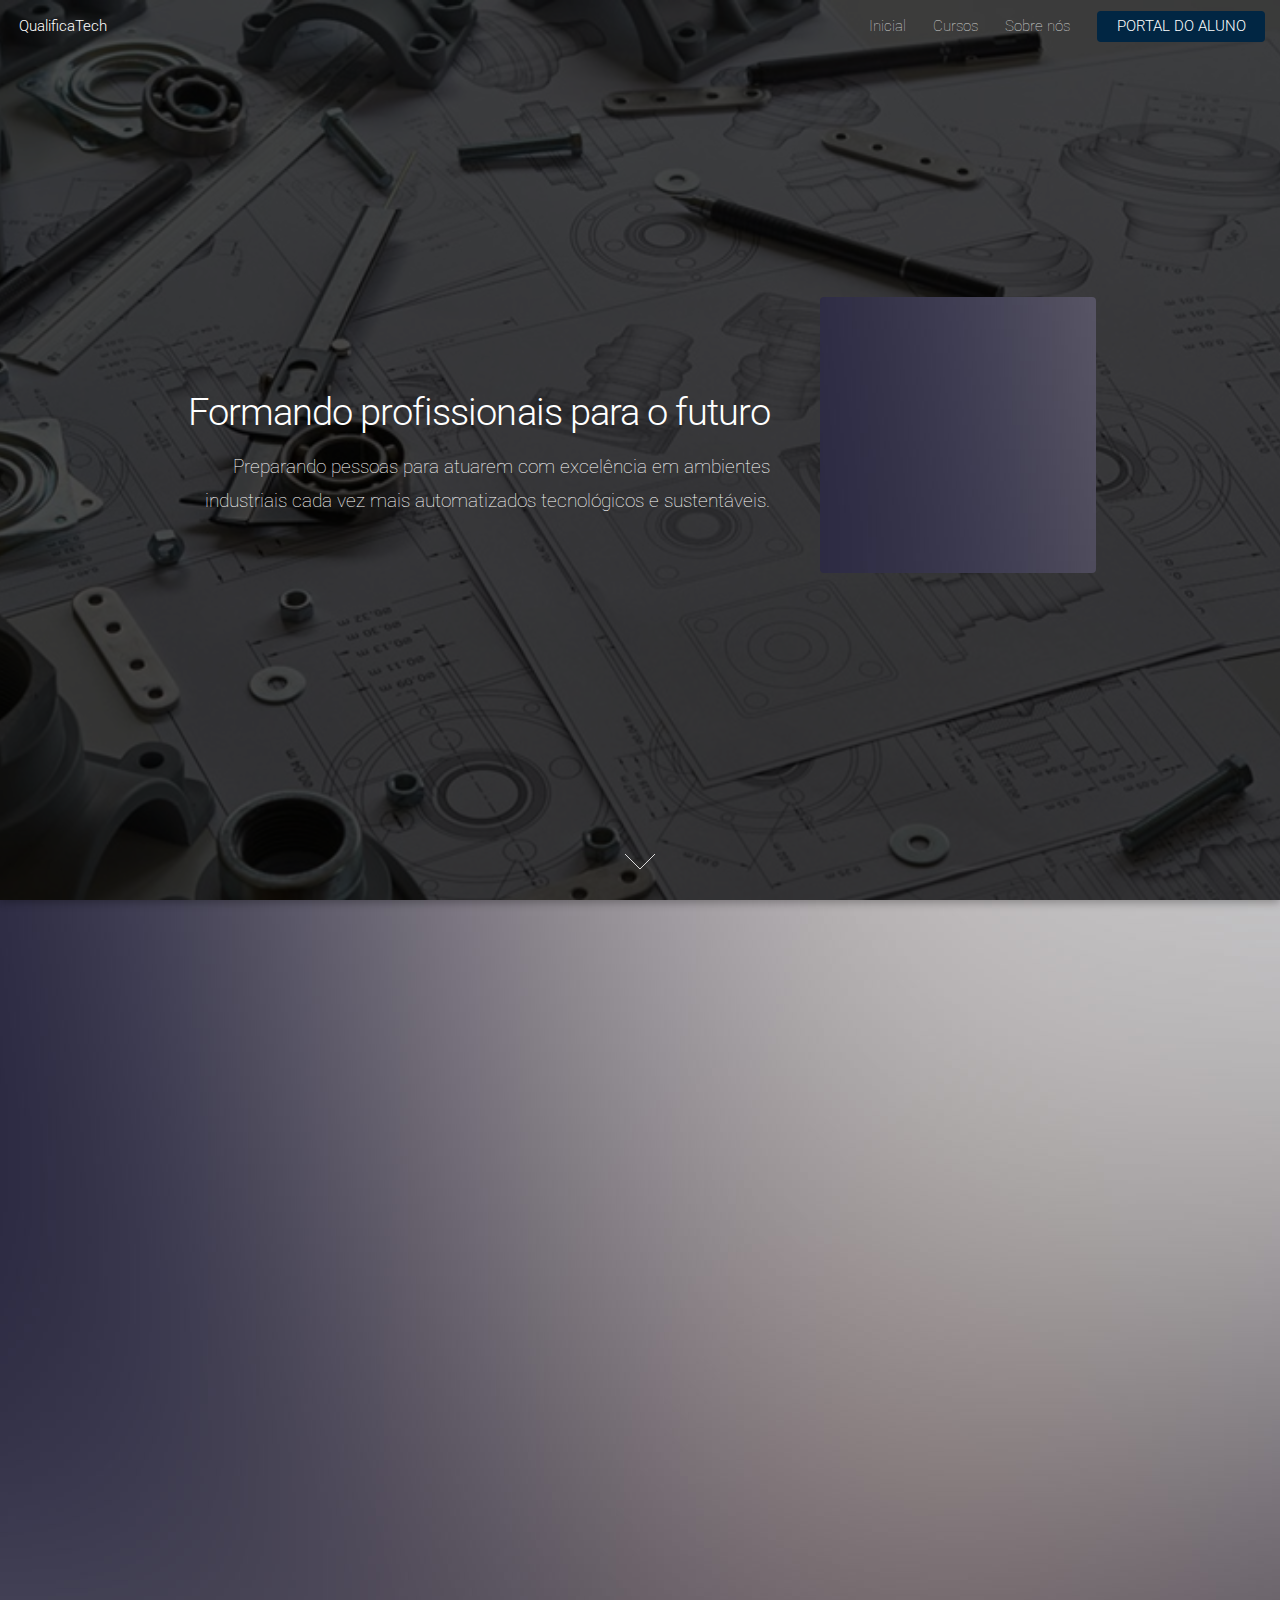
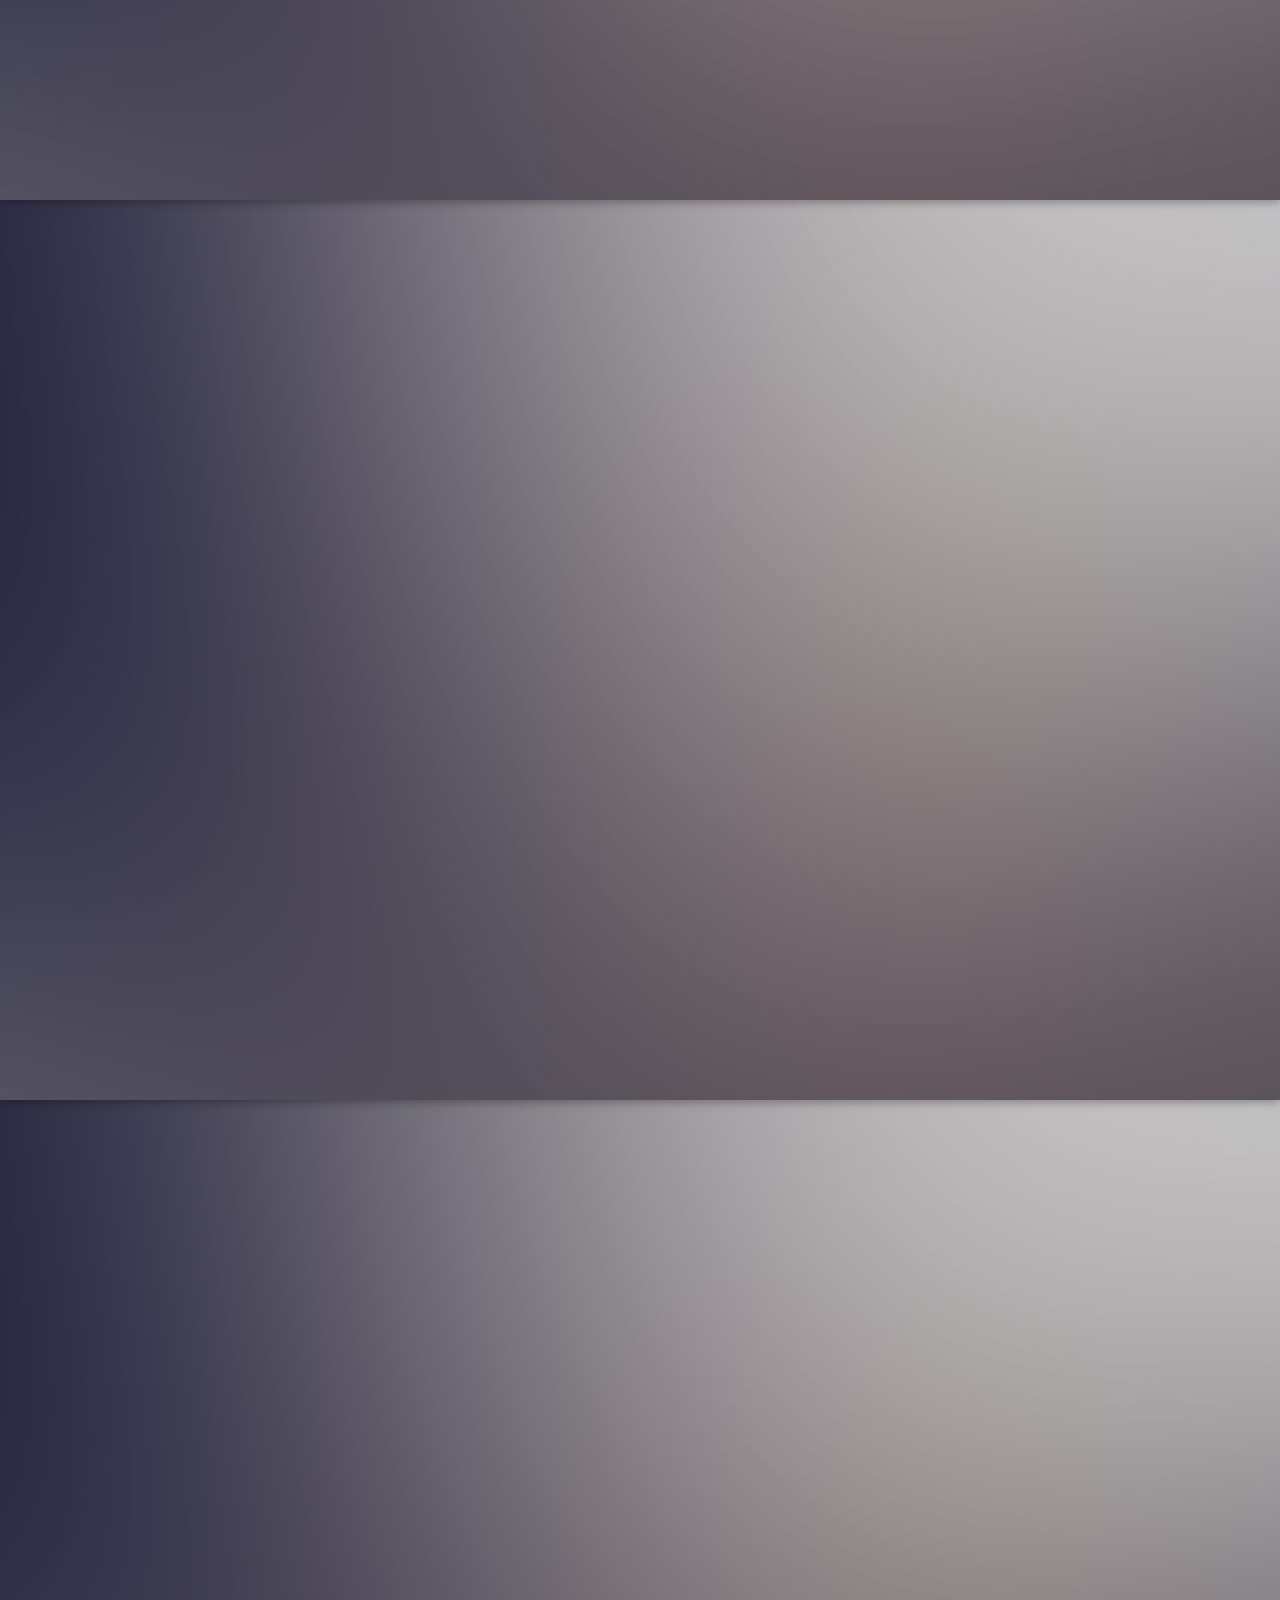
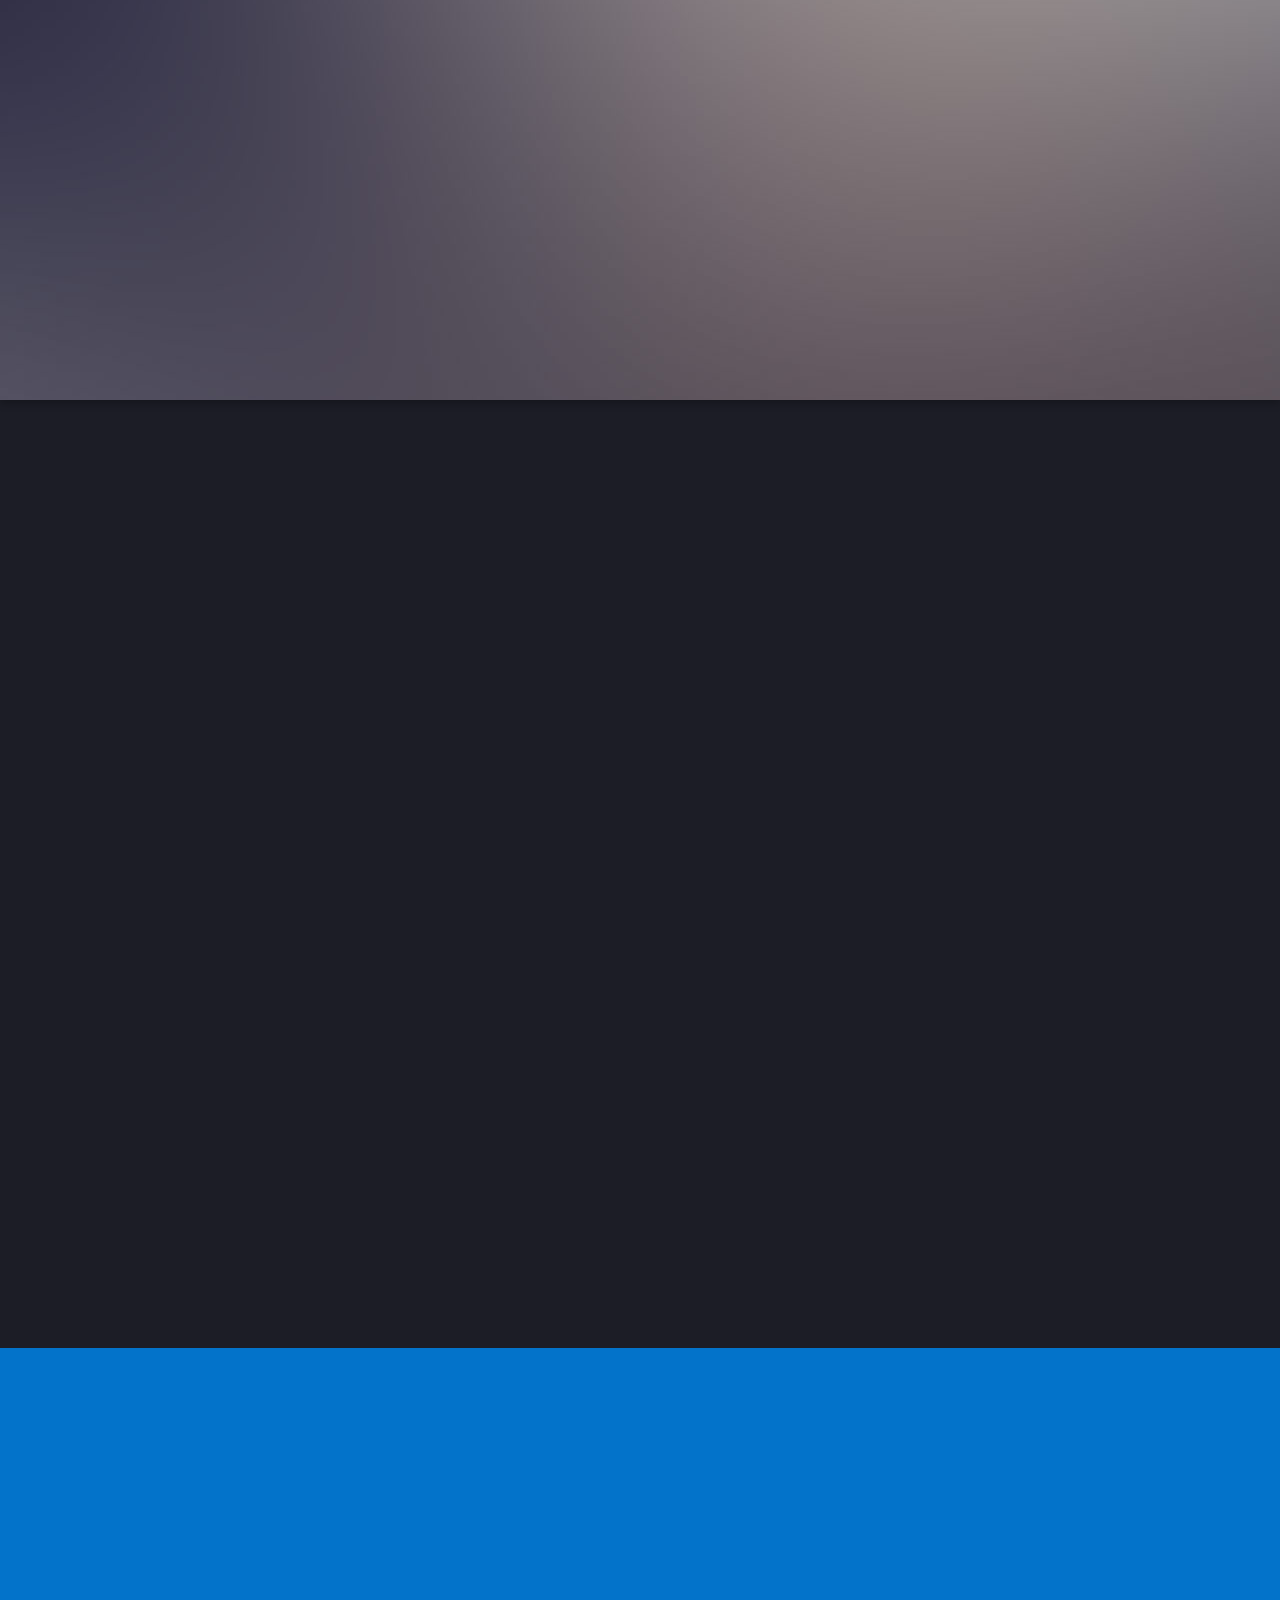
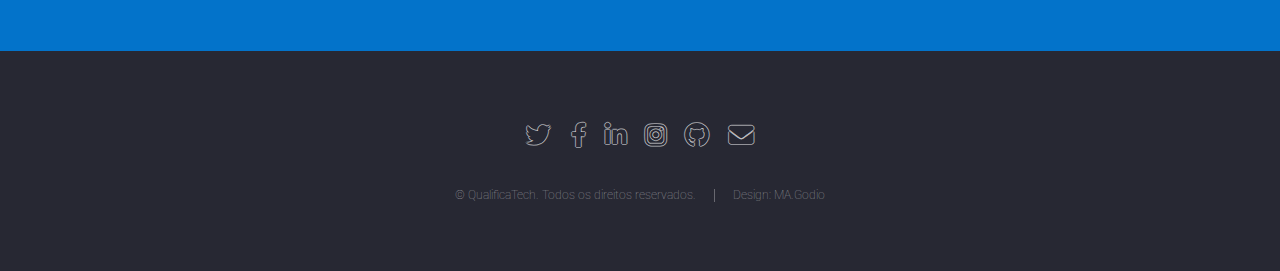
<file: index.html>
<!DOCTYPE HTML>
<html>
	<head>
		<title>QualificaTech - Educação Técnica</title>
		<meta charset="utf-8" />
		<meta name="viewport" content="width=device-width, initial-scale=1, user-scalable=no" />
		<link rel="stylesheet" href="assets/css/main.css" />
		<noscript><link rel="stylesheet" href="assets/css/noscript.css" /></noscript>
	</head>
	<body class="is-preload landing">
		<div id="page-wrapper">

			<!-- Header -->
				<header  id="header">
					<h1 id="logo"><a href="index.html">QualificaTech</a></h1>
					<nav id="nav">
						<ul>
							<li><a href="index.html">Inicial</a></li>
							<li>
								<a href="#">Cursos</a>
								<ul>
									<li><a href="left-sidebar.html">Mecânica</a></li>
									<li><a href="right-sidebar.html">Elétrica</a></li>
								</ul>
							</li>
							<li><a href="elements.html">Sobre nós</a></li>
							<li><a href="courses.html" class="button primary">PORTAL DO ALUNO</a></li>
						</ul>
					</nav>
				</header>

			<!-- Banner -->
				<section id="banner">
					<div class="content">
						<header>
							<h2>Formando profissionais para o futuro</h2>
							<p>Preparando pessoas para atuarem com excelência em ambientes<br />
							industriais cada vez mais automatizados tecnológicos e sustentáveis.</p>
						</header>
						<span class="image fit main"><img src="images/lightbulb.png" alt="" /></span>
					</div>
					<a href="#one" class="goto-next scrolly">Next</a>
				</section>

			<!-- One -->
				<section id="one" class="spotlight style1 bottom">
					<span class="image fit main"><img src="images/fundo.png" alt="Imagem ilustrativa da escola ou da indústria" /></span>
					<div class="content">
						<div class="container">
							<div class="row">
								<div class="col-4 col-12-medium">
									<header>
										<h2>Formação técnica que impulsiona carreiras</h2>
										<p>Conectando ensino de qualidade com as demandas reais da indústria</p>
									</header>
								</div>
								<div class="col-4 col-12-medium">
									<p>Nossa escola técnica tem como missão preparar profissionais com conhecimento prático, visão de futuro e responsabilidade. Acreditamos que a educação profissional é a chave para transformar vidas e impulsionar o crescimento da indústria brasileira.</p>
								</div>
								<div class="col-4 col-12-medium">
									<p>Com cursos atualizados e alinhados às exigências do mercado, oferecemos uma formação completa que abre portas para o primeiro emprego, para a evolução na carreira e para novas oportunidades em setores industriais que não param de crescer.</p>
								</div>
							</div>
						</div>
					</div>
					<a href="#two" class="goto-next scrolly">Next</a>
				</section>

				<!-- Two -->
				<section id="two" class="spotlight style2 right">
					<span class="image fit main"><img src="images/mecanica_ind.png" alt="" /></span>
					<div class="content">
						<header>
							<h2>Curso de Mecânica</h2>
							<p>Formação completa para quem quer construir o futuro com as próprias mãos.</p>
						</header>
						<p>Nossos cursos de Mecânica oferecem uma base sólida em conhecimentos técnicos, práticos e atualizados com as exigências da indústria moderna. Com aulas voltadas para o desenvolvimento de habilidades reais, você estará preparado para atuar em manutenção, montagem, ajustes e projetos mecânicos, destacando-se no mercado de trabalho desde o início da sua jornada profissional.</p>
						<ul class="actions">
							<li><a href="left-sidebar.html" class="button">Veja os Cursos</a></li>
						</ul>
					</div>
					<a href="#three" class="goto-next scrolly">Next</a>
				</section>

			<!-- Three -->
				<section id="three" class="spotlight style3 left">
					<span class="image fit main bottom"><img src="images/eletrica_ind.png" alt="" /></span>
					<div class="content">
						<header>
							<h2>Curso de Elétrica</h2>
							<p>Energia, conhecimento e prática para acender o seu futuro.</p>
						</header>
						<p>Os cursos de Elétrica preparam você para atuar com segurança, eficiência e domínio das tecnologias mais usadas na indústria. Com foco em instalações, comandos elétricos, manutenção e automação, nossos programas unem teoria e prática para formar profissionais prontos para os desafios da eletricidade industrial e predial.</p>
						<ul class="actions">
							<li><a href="right-sidebar.html" class="button">Veja os Cursos</a></li>
						</ul>
					</div>
					<a href="#four" class="goto-next scrolly">Next</a>
				</section>

			<!-- Four -->
			<section id="four" class="wrapper style1 special fade-up">
				<div class="container">
					<header class="major">
						<h2>Por que escolher nossos cursos técnicos?</h2>
						<p>Desenvolvemos profissionais completos, conectados com as demandas reais da indústria.</p>
					</header>
					<div class="box alt">
						<div class="row gtr-uniform">
							<section class="col-4 col-6-medium col-12-xsmall">
								<span class="icon solid alt major fa-tools"></span>
								<h3>Aprendizado na prática</h3>
								<p>Laboratórios equipados e atividades que simulam o ambiente industrial real.</p>
							</section>
							<section class="col-4 col-6-medium col-12-xsmall">
								<span class="icon solid alt major fa-chalkboard-teacher"></span>
								<h3>Instrutores experientes</h3>
								<p>Profissionais atuantes no mercado, com experiência técnica e didática.</p>
							</section>
							<section class="col-4 col-6-medium col-12-xsmall">
								<span class="icon solid alt major fa-industry"></span>
								<h3>Conexão com a indústria</h3>
								<p>Conteúdo alinhado às exigências da Indústria 4.0 e parcerias com empresas.</p>
							</section>
							<section class="col-4 col-6-medium col-12-xsmall">
								<span class="icon solid alt major fa-user-graduate"></span>
								<h3>Alta empregabilidade</h3>
								<p>Grande parte dos nossos alunos conquista oportunidades ainda durante o curso.</p>
							</section>
							<section class="col-4 col-6-medium col-12-xsmall">
								<span class="icon solid alt major fa-certificate"></span>
								<h3>Certificação reconhecida</h3>
								<p>Diploma valorizado no mercado de trabalho, com validade nacional.</p>
							</section>
							<section class="col-4 col-6-medium col-12-xsmall">
								<span class="icon solid alt major fa-laptop-code"></span>
								<h3>Ambiente moderno</h3>
								<p>Infraestrutura tecnológica e plataformas digitais que facilitam o aprendizado.</p>
							</section>
						</div>
					</div>
					<footer class="major">
						<ul class="actions special">
							<li><a href="#" class="button">Saiba mais sobre os cursos</a></li>
						</ul>
					</footer>
				</div>
			</section>


			<!-- Five -->
				<section id="five" class="wrapper style2 special fade">
					<div class="container">
						<header>
							<h2>Quer saber mais sobre nossos cursos?</h2>
							<p>Deixe seu e-mail e receba informações exclusivas sobre inscrições, bolsas e novidades</p>
						</header>
						<form method="post" action="#" class="cta">
							<div class="row gtr-uniform gtr-50">
								<div class="col-8 col-12-xsmall">
									<input type="email" name="email" id="email" placeholder="Seu melhor e-mail" />
								</div>
								<div class="col-4 col-12-xsmall">
									<input type="submit" value="Saber mais" class="fit primary" />
								</div>
							</div>
						</form>
					</div>
				</section>


			<!-- Footer -->
				<footer id="footer">
					<ul class="icons">
						<li><a href="#" class="icon brands alt fa-twitter"><span class="label">Twitter</span></a></li>
						<li><a href="#" class="icon brands alt fa-facebook-f"><span class="label">Facebook</span></a></li>
						<li><a href="#" class="icon brands alt fa-linkedin-in"><span class="label">LinkedIn</span></a></li>
						<li><a href="#" class="icon brands alt fa-instagram"><span class="label">Instagram</span></a></li>
						<li><a href="#" class="icon brands alt fa-github"><span class="label">GitHub</span></a></li>
						<li><a href="#" class="icon solid alt fa-envelope"><span class="label">Email</span></a></li>
					</ul>
					<ul class="copyright">
						<li>&copy; QualificaTech. Todos os direitos reservados.</li><li>Design: MA.Godio</li>
					</ul>
				</footer>

		</div>

		<!-- Scripts -->
			<script src="assets/js/jquery.min.js"></script>
			<script src="assets/js/jquery.scrolly.min.js"></script>
			<script src="assets/js/jquery.dropotron.min.js"></script>
			<script src="assets/js/jquery.scrollex.min.js"></script>
			<script src="assets/js/browser.min.js"></script>
			<script src="assets/js/breakpoints.min.js"></script>
			<script src="assets/js/util.js"></script>
			<script src="assets/js/main.js"></script>

	</body>
</html>
</file>
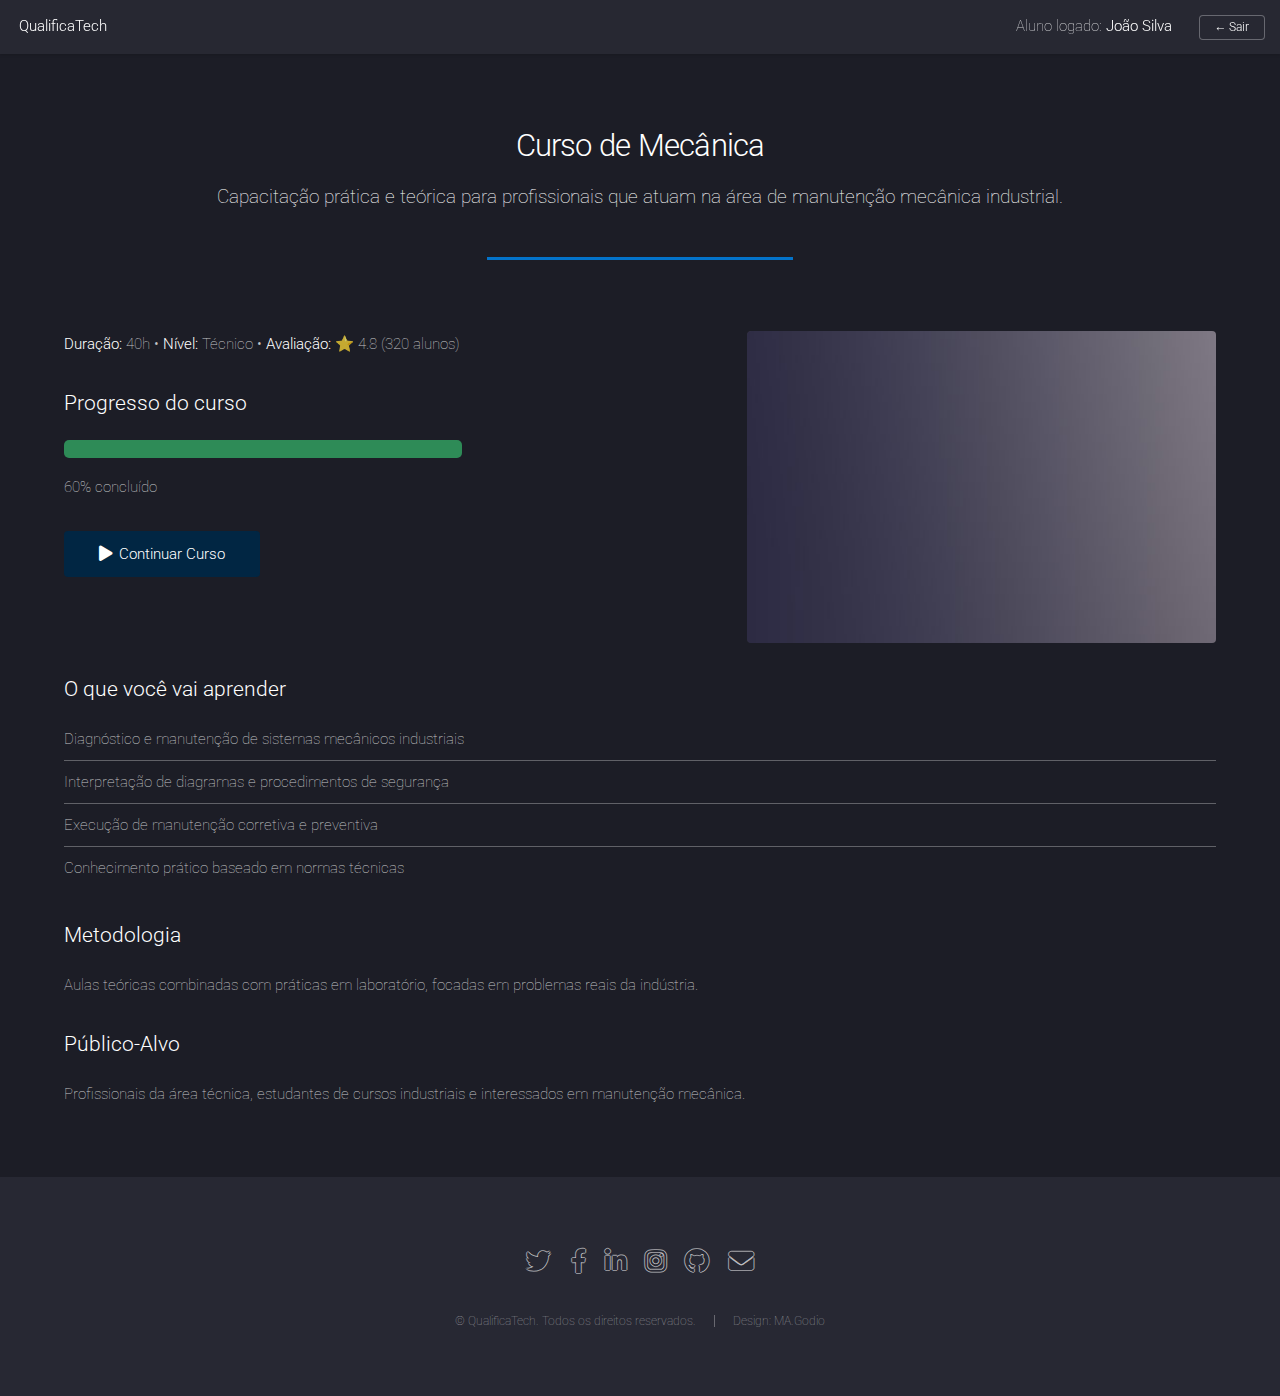
<file: courses.html>
<!DOCTYPE html>
<html lang="pt-br">
<head>
  <meta charset="UTF-8" />
  <meta name="viewport" content="width=device-width, initial-scale=1.0"/>
  <title>Curso em Andamento</title>
  <link rel="stylesheet" href="assets/css/main.css" />
  <noscript><link rel="stylesheet" href="assets/css/noscript.css" /></noscript>
</head>
<body class="is-preload">
  <div id="page-wrapper">

    <!-- Header -->
    <header id="header">
      <h1 id="logo"><a href="index.html">QualificaTech</a></h1>
      <nav id="nav">
        <ul>
          <li><span>Aluno logado: <strong>João Silva</strong></span></li>
          <li><a href="index.html" class="button small">← Sair</a></li>
        </ul>
      </nav>
    </header>

    <!-- Main -->
    <div id="main" class="wrapper style1">
      <div class="container">
        <header class="major">
          <h2 id="tituloCurso">Curso de Mecânica</h2>
          <p>Capacitação prática e teórica para profissionais que atuam na área de manutenção mecânica industrial.</p>
        </header>

        <div class="row gtr-50">
          <!-- Informações do curso -->
          <div class="col-7 col-12-medium">
            <p><strong>Duração:</strong> 40h • <strong>Nível:</strong> Técnico • <strong>Avaliação:</strong> ⭐ 4.8 (320 alunos)</p>

            <h3>Progresso do curso</h3>
            <div class="progress-bar" style="margin-bottom: 1em;">
              <div style="background-color: #2e8b57; height: 1.2em; width: 60%; border-radius: 5px;"></div>
            </div>
            <p>60% concluído</p>

            <ul class="actions">
              <li><a href="#" class="button primary icon solid fa-play">Continuar Curso</a></li>
            </ul>
          </div>

          <!-- Imagem -->
          <div class="col-5 col-12-medium">
            <span class="image fit"><img src="images/mecanica_basica.png" alt="Imagem do Curso" /></span>
          </div>
        </div>

        <!-- Detalhes do curso -->
        <section>
          <h3>O que você vai aprender</h3>
          <ul class="alt">
            <li>Diagnóstico e manutenção de sistemas mecânicos industriais</li>
            <li>Interpretação de diagramas e procedimentos de segurança</li>
            <li>Execução de manutenção corretiva e preventiva</li>
            <li>Conhecimento prático baseado em normas técnicas</li>
          </ul>

          <h3>Metodologia</h3>
          <p class="metodologia">Aulas teóricas combinadas com práticas em laboratório, focadas em problemas reais da indústria.</p>

          <h3>Público-Alvo</h3>
          <p class="publico">Profissionais da área técnica, estudantes de cursos industriais e interessados em manutenção mecânica.</p>
        </section>
      </div>
    </div>

			<!-- Footer -->
				<footer id="footer">
					<ul class="icons">
						<li><a href="#" class="icon brands alt fa-twitter"><span class="label">Twitter</span></a></li>
						<li><a href="#" class="icon brands alt fa-facebook-f"><span class="label">Facebook</span></a></li>
						<li><a href="#" class="icon brands alt fa-linkedin-in"><span class="label">LinkedIn</span></a></li>
						<li><a href="#" class="icon brands alt fa-instagram"><span class="label">Instagram</span></a></li>
						<li><a href="#" class="icon brands alt fa-github"><span class="label">GitHub</span></a></li>
						<li><a href="#" class="icon solid alt fa-envelope"><span class="label">Email</span></a></li>
					</ul>
					<ul class="copyright">
						<li>&copy; QualificaTech. Todos os direitos reservados.</li><li>Design: MA.Godio</li>
					</ul>
				</footer>

		</div>

		<!-- Scripts -->
			<script src="assets/js/jquery.min.js"></script>
			<script src="assets/js/jquery.scrolly.min.js"></script>
			<script src="assets/js/jquery.dropotron.min.js"></script>
			<script src="assets/js/jquery.scrollex.min.js"></script>
			<script src="assets/js/browser.min.js"></script>
			<script src="assets/js/breakpoints.min.js"></script>
			<script src="assets/js/util.js"></script>
			<script src="assets/js/main.js"></script>

	</body>
</html>
</file>
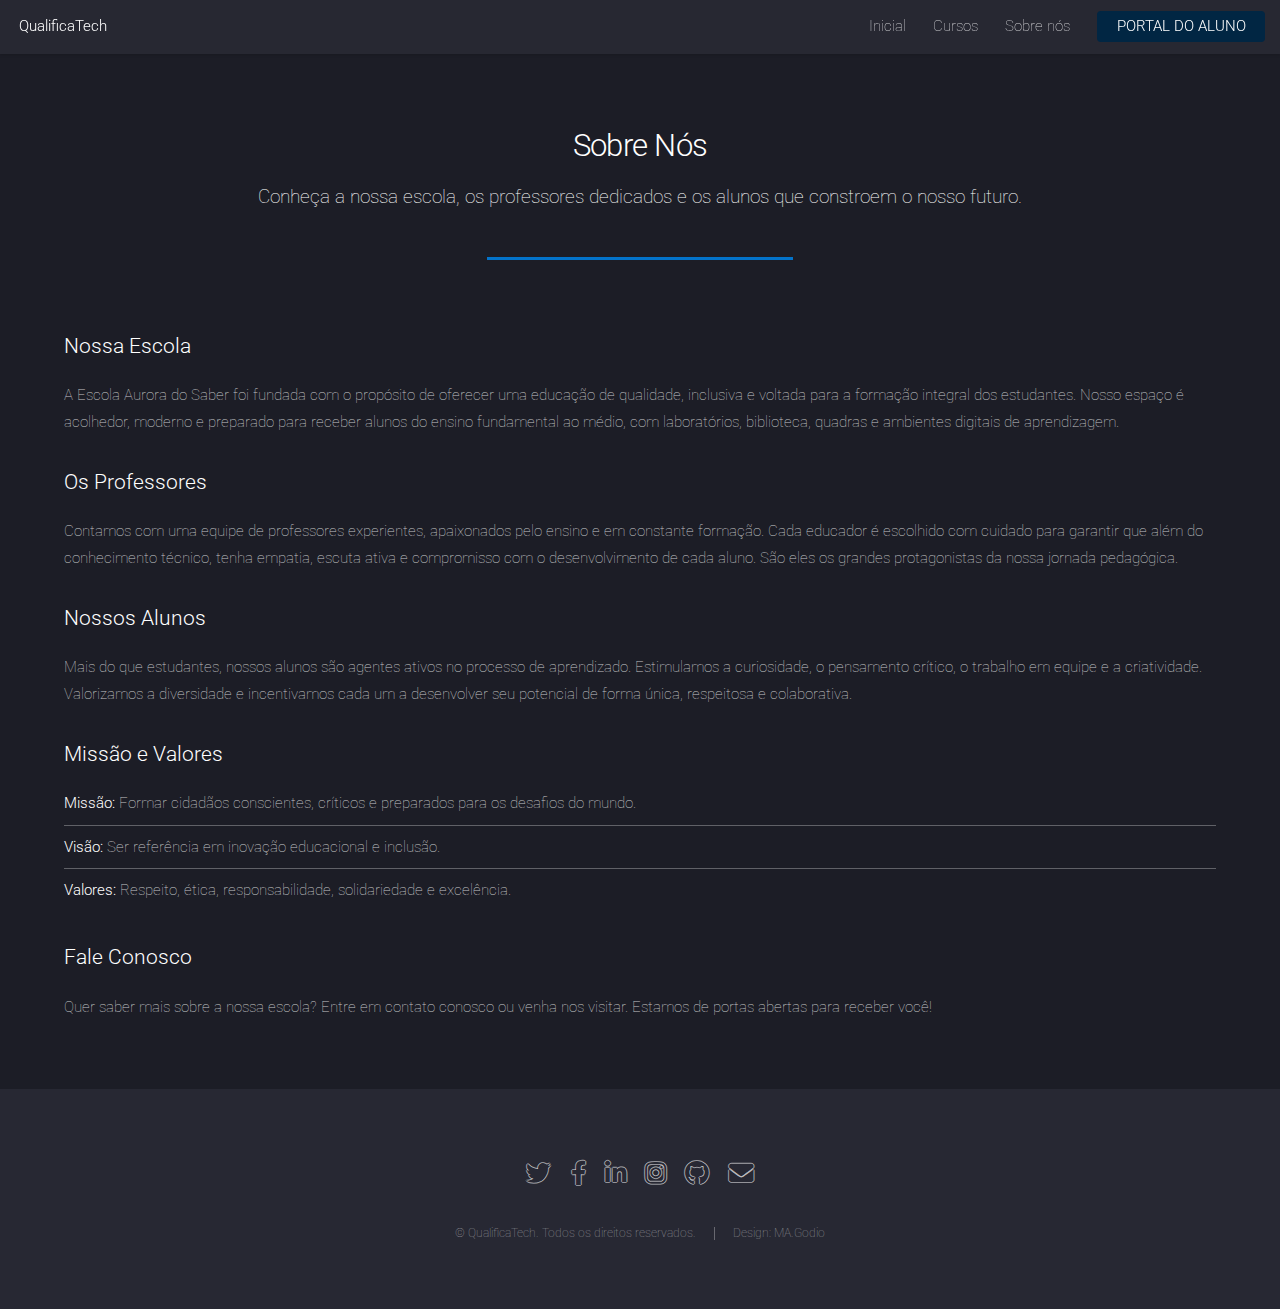
<file: elements.html>
<!DOCTYPE HTML>
<html>
	<head>
		<title>Sobre Nós - Escola Aurora do Saber</title>
		<meta charset="utf-8" />
		<meta name="viewport" content="width=device-width, initial-scale=1, user-scalable=no" />
		<link rel="stylesheet" href="assets/css/main.css" />
		<noscript><link rel="stylesheet" href="assets/css/noscript.css" /></noscript>
	</head>
	<body class="is-preload">
		<div id="page-wrapper">

			<!-- Header -->
				<header  id="header">
					<h1 id="logo"><a href="index.html">QualificaTech</a></h1>
					<nav id="nav">
						<ul>
							<li><a href="index.html">Inicial</a></li>
							<li>
								<a href="#">Cursos</a>
								<ul>
									<li><a href="left-sidebar.html">Mecânica</a></li>
									<li><a href="right-sidebar.html">Elétrica</a></li>
								</ul>
							</li>
							<li><a href="elements.html">Sobre nós</a></li>
							<li><a href="courses.html" class="button primary">PORTAL DO ALUNO</a></li>
						</ul>
					</nav>
				</header>

			<!-- Main -->
				<div id="main" class="wrapper style1">
					<div class="container">
						<header class="major">
							<h2>Sobre Nós</h2>
							<p>Conheça a nossa escola, os professores dedicados e os alunos que constroem o nosso futuro.</p>
						</header>

						<section>
							<h3>Nossa Escola</h3>
							<p>A Escola Aurora do Saber foi fundada com o propósito de oferecer uma educação de qualidade, inclusiva e voltada para a formação integral dos estudantes. Nosso espaço é acolhedor, moderno e preparado para receber alunos do ensino fundamental ao médio, com laboratórios, biblioteca, quadras e ambientes digitais de aprendizagem.</p>

							<h3>Os Professores</h3>
							<p>Contamos com uma equipe de professores experientes, apaixonados pelo ensino e em constante formação. Cada educador é escolhido com cuidado para garantir que além do conhecimento técnico, tenha empatia, escuta ativa e compromisso com o desenvolvimento de cada aluno. São eles os grandes protagonistas da nossa jornada pedagógica.</p>

							<h3>Nossos Alunos</h3>
							<p>Mais do que estudantes, nossos alunos são agentes ativos no processo de aprendizado. Estimulamos a curiosidade, o pensamento crítico, o trabalho em equipe e a criatividade. Valorizamos a diversidade e incentivamos cada um a desenvolver seu potencial de forma única, respeitosa e colaborativa.</p>

							<h3>Missão e Valores</h3>
							<ul class="alt">
								<li><strong>Missão:</strong> Formar cidadãos conscientes, críticos e preparados para os desafios do mundo.</li>
								<li><strong>Visão:</strong> Ser referência em inovação educacional e inclusão.</li>
								<li><strong>Valores:</strong> Respeito, ética, responsabilidade, solidariedade e excelência.</li>
							</ul>

							<h3>Fale Conosco</h3>
							<p>Quer saber mais sobre a nossa escola? Entre em contato conosco ou venha nos visitar. Estamos de portas abertas para receber você!</p>
						</section>
					</div>
				</div>

			<!-- Footer -->
				<footer id="footer">
					<ul class="icons">
						<li><a href="#" class="icon brands alt fa-twitter"><span class="label">Twitter</span></a></li>
						<li><a href="#" class="icon brands alt fa-facebook-f"><span class="label">Facebook</span></a></li>
						<li><a href="#" class="icon brands alt fa-linkedin-in"><span class="label">LinkedIn</span></a></li>
						<li><a href="#" class="icon brands alt fa-instagram"><span class="label">Instagram</span></a></li>
						<li><a href="#" class="icon brands alt fa-github"><span class="label">GitHub</span></a></li>
						<li><a href="#" class="icon solid alt fa-envelope"><span class="label">Email</span></a></li>
					</ul>
					<ul class="copyright">
						<li>&copy; QualificaTech. Todos os direitos reservados.</li><li>Design: MA.Godio</li>
					</ul>
				</footer>

		</div>

		<!-- Scripts -->
			<script src="assets/js/jquery.min.js"></script>
			<script src="assets/js/jquery.scrolly.min.js"></script>
			<script src="assets/js/jquery.dropotron.min.js"></script>
			<script src="assets/js/jquery.scrollex.min.js"></script>
			<script src="assets/js/browser.min.js"></script>
			<script src="assets/js/breakpoints.min.js"></script>
			<script src="assets/js/util.js"></script>
			<script src="assets/js/main.js"></script>

	</body>
</html>
</file>
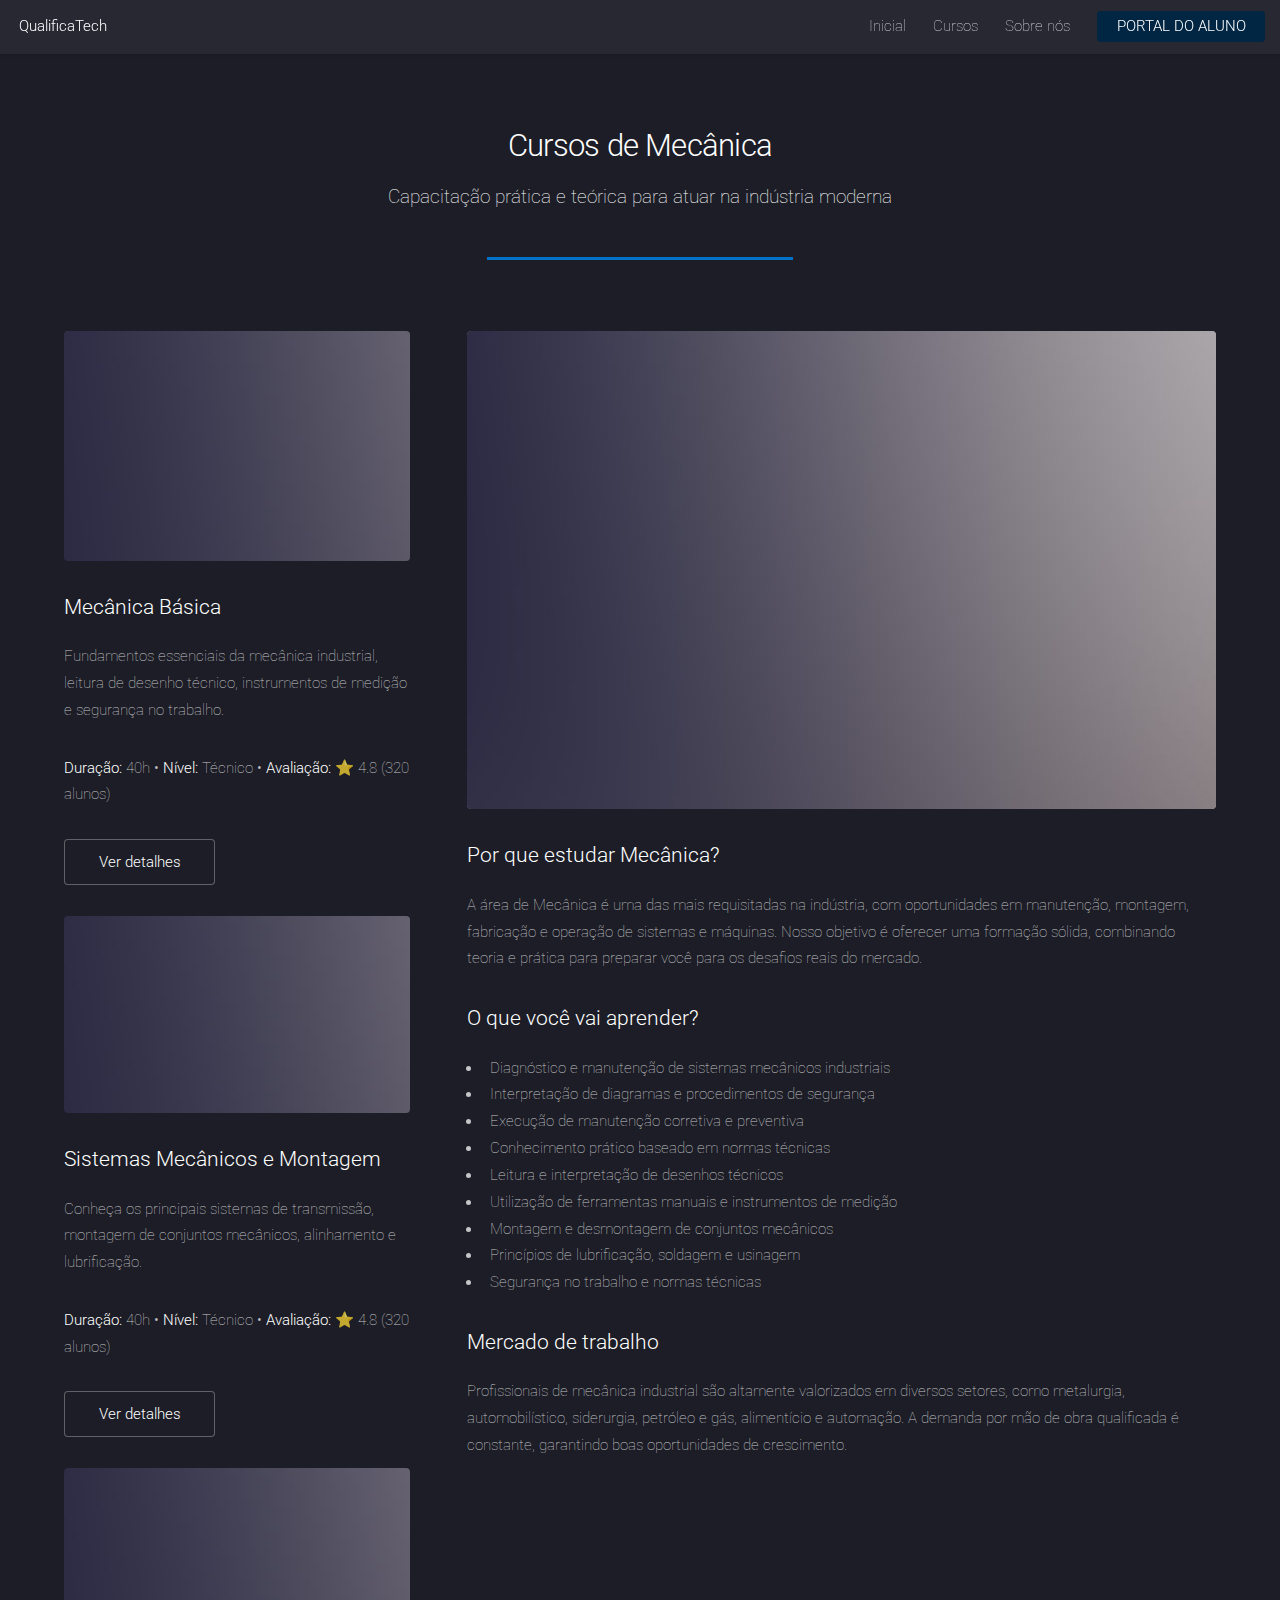
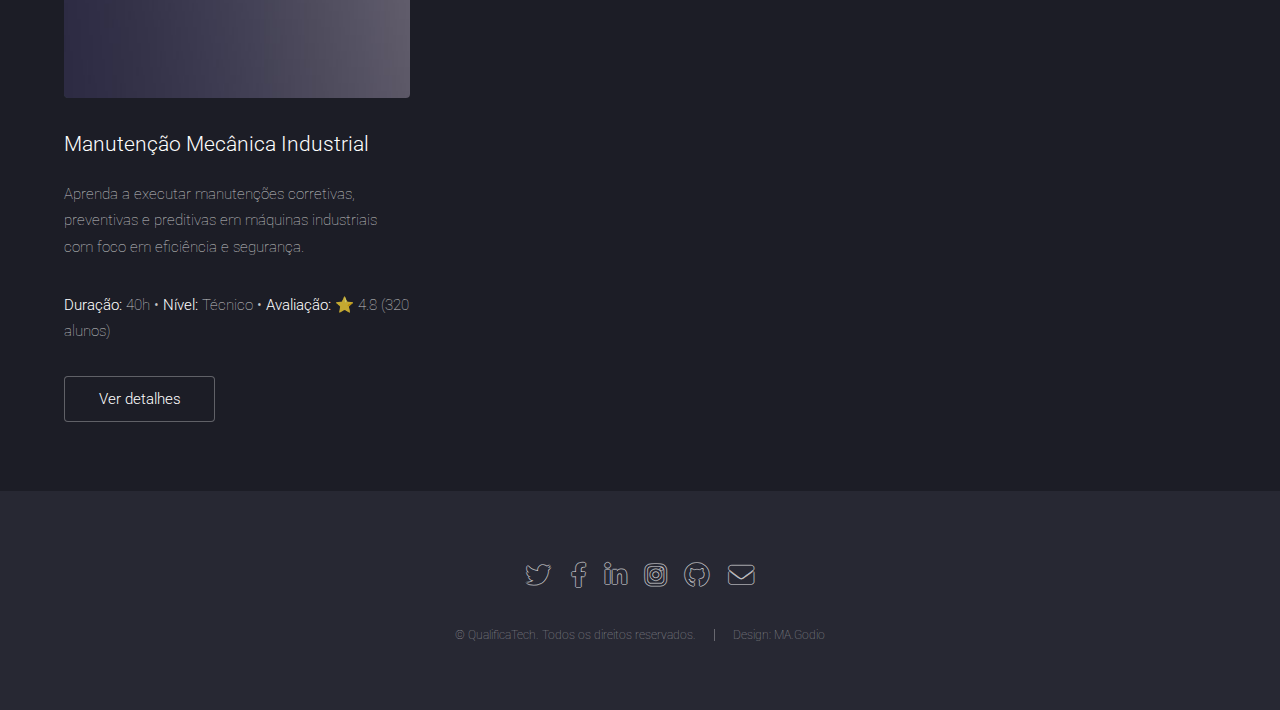
<file: left-sidebar.html>
<!DOCTYPE HTML>
<html>
<head>
	<title>Cursos de Mecânica</title>
	<meta charset="utf-8" />
	<meta name="viewport" content="width=device-width, initial-scale=1, user-scalable=no" />
	<link rel="stylesheet" href="assets/css/main.css" />
	<noscript><link rel="stylesheet" href="assets/css/noscript.css" /></noscript>
</head>
<body class="is-preload">
	<div id="page-wrapper">

		<!-- Header -->
		<header id="header">
			<h1 id="logo"><a href="index.html">QualificaTech</a></h1>
			<nav id="nav">
				<ul>
					<li><a href="index.html">Inicial</a></li>
					<li>
						<a href="#">Cursos</a>
						<ul>
							<li><a href="left-sidebar.html">Mecânica</a></li>
							<li><a href="right-sidebar.html">Elétrica</a></li>
						</ul>
					</li>
					<li><a href="elements.html">Sobre nós</a></li>
					<li><a href="courses.html" class="button primary">PORTAL DO ALUNO</a></li>
				</ul>
			</nav>
		</header>

		<!-- Main -->
		<div id="main" class="wrapper style1">
			<div class="container">
				<header class="major">
					<h2>Cursos de Mecânica</h2>
					<p>Capacitação prática e teórica para atuar na indústria moderna</p>
				</header>
				<div class="row gtr-150">
					<!-- Lado esquerdo: Lista de cursos -->
					<div class="col-4 col-12-medium">
						<section id="sidebar">
							<section>
								<a href="#" class="image fit"><img src="images/mecanica_basica.png" alt="Curso de Mecânica Básica" /></a>
								<h3>Mecânica Básica</h3>
								<p>Fundamentos essenciais da mecânica industrial, leitura de desenho técnico, instrumentos de medição e segurança no trabalho.</p>
								<p><strong>Duração:</strong> 40h • <strong>Nível:</strong> Técnico • <strong>Avaliação:</strong> ⭐ 4.8 (320 alunos)</p>
								<footer>
									<ul class="actions">
										<li><a href="#" class="button">Ver detalhes</a></li>
									</ul>
								</footer>
							</section>
							<section>
								<a href="#" class="image fit"><img src="images/mecanica_ind_moatagem.png" alt="Curso de Sistemas Mecânicos" /></a>
								<h3>Sistemas Mecânicos e Montagem</h3>
								<p>Conheça os principais sistemas de transmissão, montagem de conjuntos mecânicos, alinhamento e lubrificação.</p>
								<p><strong>Duração:</strong> 40h • <strong>Nível:</strong> Técnico • <strong>Avaliação:</strong> ⭐ 4.8 (320 alunos)</p>
								<footer>
									<ul class="actions">
										<li><a href="#" class="button">Ver detalhes</a></li>
									</ul>
								</footer>
							</section>
							<section>
								<a href="#" class="image fit"><img src="images/mecanica_montagem.png" alt="Curso de Manutenção Mecânica" /></a>
								<h3>Manutenção Mecânica Industrial</h3>
								<p>Aprenda a executar manutenções corretivas, preventivas e preditivas em máquinas industriais com foco em eficiência e segurança.</p>
								<p><strong>Duração:</strong> 40h • <strong>Nível:</strong> Técnico • <strong>Avaliação:</strong> ⭐ 4.8 (320 alunos)</p>
								<footer>
									<ul class="actions">
										<li><a href="#" class="button">Ver detalhes</a></li>
									</ul>
								</footer>
							</section>
						</section>
					</div>

					<!-- Lado direito: Apresentação geral -->
					<div class="col-8 col-12-medium imp-medium">
						<section id="content">
							<a href="#" class="image fit"><img src="images/mecanica.png" alt="Imagem da indústria mecânica" /></a>
							<h3>Por que estudar Mecânica?</h3>
							<p>A área de Mecânica é uma das mais requisitadas na indústria, com oportunidades em manutenção, montagem, fabricação e operação de sistemas e máquinas. Nosso objetivo é oferecer uma formação sólida, combinando teoria e prática para preparar você para os desafios reais do mercado.</p>

							<h3>O que você vai aprender?</h3>
							<ul>
								<li>Diagnóstico e manutenção de sistemas mecânicos industriais</li>
								<li>Interpretação de diagramas e procedimentos de segurança</li>
								<li>Execução de manutenção corretiva e preventiva</li>
								<li>Conhecimento prático baseado em normas técnicas</li>
								<li>Leitura e interpretação de desenhos técnicos</li>
								<li>Utilização de ferramentas manuais e instrumentos de medição</li>
								<li>Montagem e desmontagem de conjuntos mecânicos</li>
								<li>Princípios de lubrificação, soldagem e usinagem</li>
								<li>Segurança no trabalho e normas técnicas</li>
							</ul>

							<h3>Mercado de trabalho</h3>
							<p>Profissionais de mecânica industrial são altamente valorizados em diversos setores, como metalurgia, automobilístico, siderurgia, petróleo e gás, alimentício e automação. A demanda por mão de obra qualificada é constante, garantindo boas oportunidades de crescimento.</p>
						</section>
					</div>
				</div>
			</div>
		</div>

			<!-- Footer -->
				<footer id="footer">
					<ul class="icons">
						<li><a href="#" class="icon brands alt fa-twitter"><span class="label">Twitter</span></a></li>
						<li><a href="#" class="icon brands alt fa-facebook-f"><span class="label">Facebook</span></a></li>
						<li><a href="#" class="icon brands alt fa-linkedin-in"><span class="label">LinkedIn</span></a></li>
						<li><a href="#" class="icon brands alt fa-instagram"><span class="label">Instagram</span></a></li>
						<li><a href="#" class="icon brands alt fa-github"><span class="label">GitHub</span></a></li>
						<li><a href="#" class="icon solid alt fa-envelope"><span class="label">Email</span></a></li>
					</ul>
					<ul class="copyright">
						<li>&copy; QualificaTech. Todos os direitos reservados.</li><li>Design: MA.Godio</li>
					</ul>
				</footer>

		</div>

		<!-- Scripts -->
			<script src="assets/js/jquery.min.js"></script>
			<script src="assets/js/jquery.scrolly.min.js"></script>
			<script src="assets/js/jquery.dropotron.min.js"></script>
			<script src="assets/js/jquery.scrollex.min.js"></script>
			<script src="assets/js/browser.min.js"></script>
			<script src="assets/js/breakpoints.min.js"></script>
			<script src="assets/js/util.js"></script>
			<script src="assets/js/main.js"></script>

	</body>
</html>
</file>
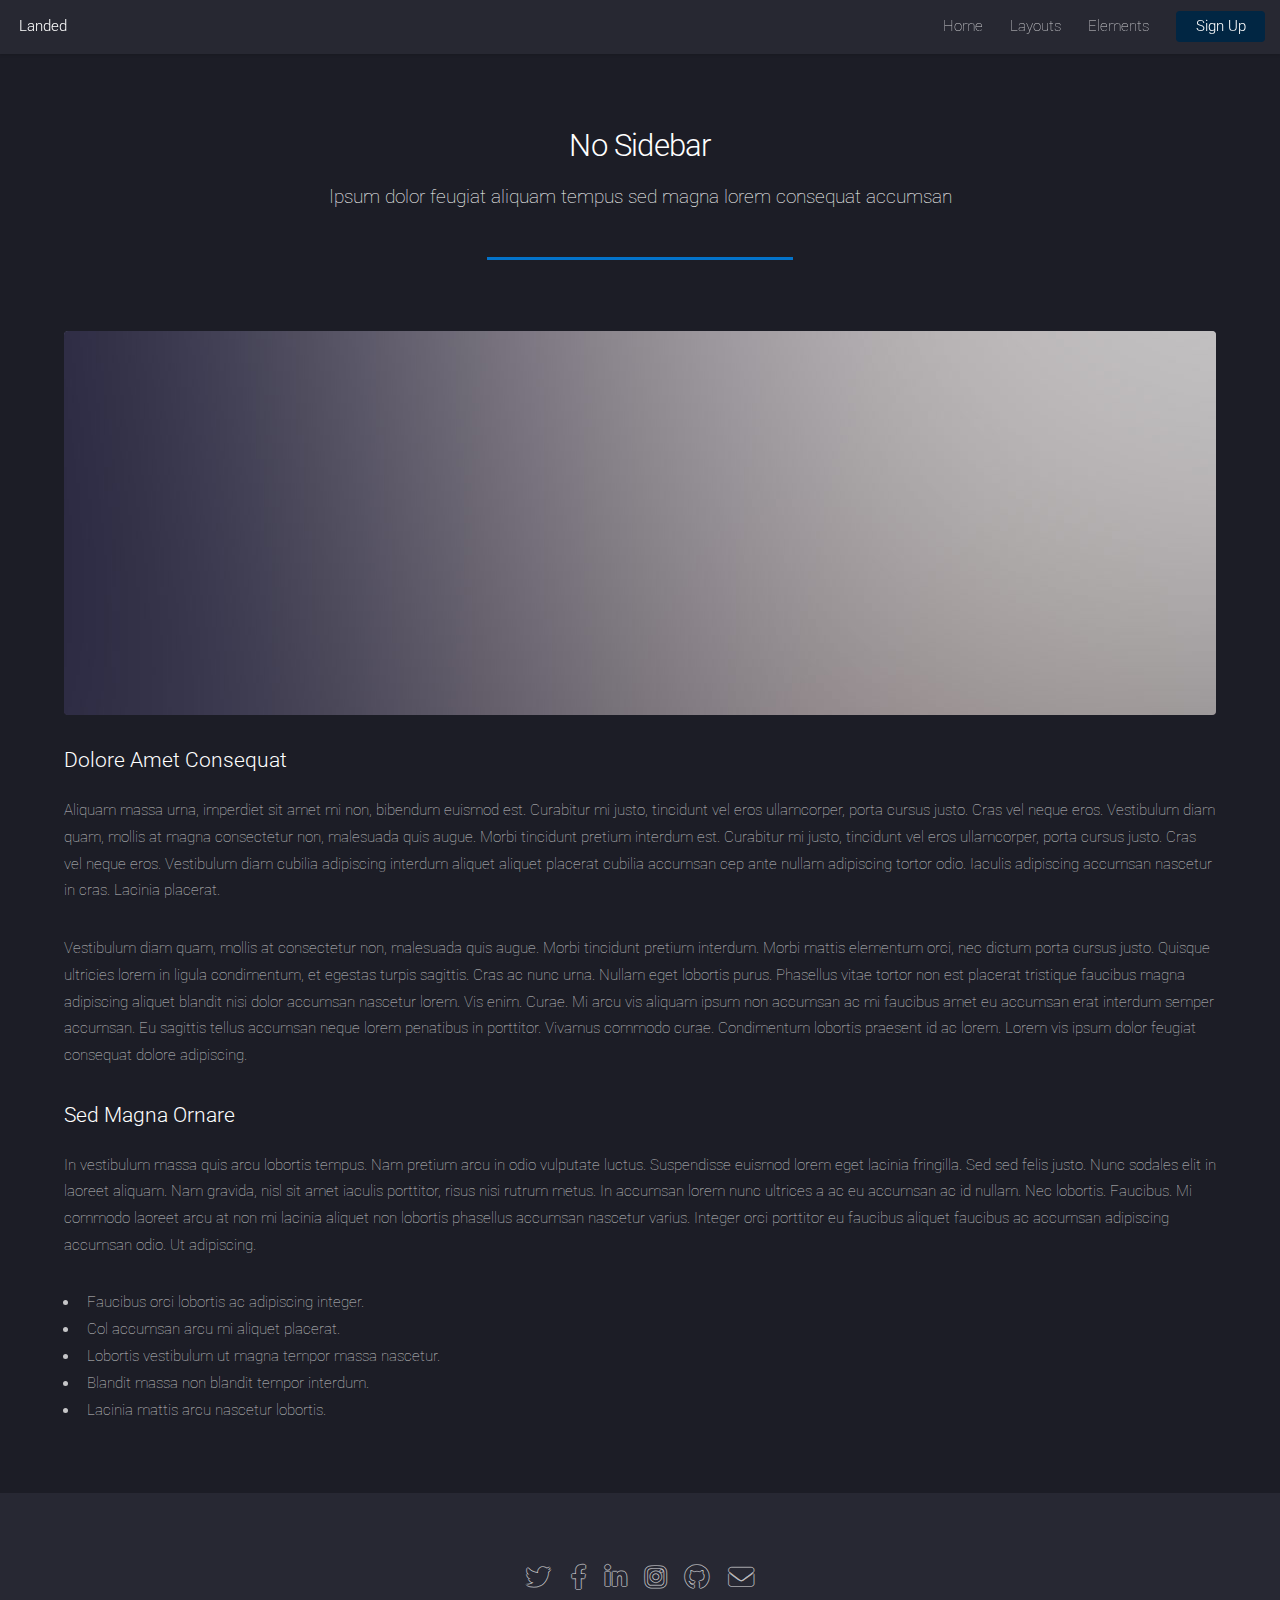
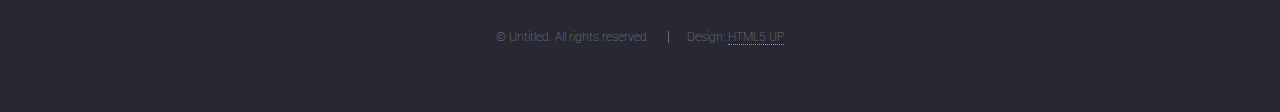
<file: no-sidebar.html>
<!DOCTYPE HTML>
<!--
	Landed by HTML5 UP
	html5up.net | @ajlkn
	Free for personal and commercial use under the CCA 3.0 license (html5up.net/license)
-->
<html>
	<head>
		<title>No Sidebar - Landed by HTML5 UP</title>
		<meta charset="utf-8" />
		<meta name="viewport" content="width=device-width, initial-scale=1, user-scalable=no" />
		<link rel="stylesheet" href="assets/css/main.css" />
		<noscript><link rel="stylesheet" href="assets/css/noscript.css" /></noscript>
	</head>
	<body class="is-preload">
		<div id="page-wrapper">

			<!-- Header -->
				<header id="header">
					<h1 id="logo"><a href="index.html">Landed</a></h1>
					<nav id="nav">
						<ul>
							<li><a href="index.html">Home</a></li>
							<li>
								<a href="#">Layouts</a>
								<ul>
									<li><a href="left-sidebar.html">Left Sidebar</a></li>
									<li><a href="right-sidebar.html">Right Sidebar</a></li>
									<li><a href="no-sidebar.html">No Sidebar</a></li>
									<li>
										<a href="#">Submenu</a>
										<ul>
											<li><a href="#">Option 1</a></li>
											<li><a href="#">Option 2</a></li>
											<li><a href="#">Option 3</a></li>
											<li><a href="#">Option 4</a></li>
										</ul>
									</li>
								</ul>
							</li>
							<li><a href="elements.html">Elements</a></li>
							<li><a href="#" class="button primary">Sign Up</a></li>
						</ul>
					</nav>
				</header>

			<!-- Main -->
				<div id="main" class="wrapper style1">
					<div class="container">
						<header class="major">
							<h2>No Sidebar</h2>
							<p>Ipsum dolor feugiat aliquam tempus sed magna lorem consequat accumsan</p>
						</header>

						<!-- Content -->
							<section id="content">
								<a href="#" class="image fit"><img src="images/pic07.jpg" alt="" /></a>
								<h3>Dolore Amet Consequat</h3>
								<p>Aliquam massa urna, imperdiet sit amet mi non, bibendum euismod est. Curabitur mi justo, tincidunt vel eros ullamcorper, porta cursus justo. Cras vel neque eros. Vestibulum diam quam, mollis at magna consectetur non, malesuada quis augue. Morbi tincidunt pretium interdum est. Curabitur mi justo, tincidunt vel eros ullamcorper, porta cursus justo. Cras vel neque eros. Vestibulum diam cubilia adipiscing interdum aliquet aliquet placerat cubilia accumsan cep ante nullam adipiscing tortor odio. Iaculis adipiscing accumsan nascetur in cras. Lacinia placerat.</p>
								<p>Vestibulum diam quam, mollis at consectetur non, malesuada quis augue. Morbi tincidunt pretium interdum. Morbi mattis elementum orci, nec dictum porta cursus justo. Quisque ultricies lorem in ligula condimentum, et egestas turpis sagittis. Cras ac nunc urna. Nullam eget lobortis purus. Phasellus vitae tortor non est placerat tristique faucibus magna adipiscing aliquet blandit nisi dolor accumsan nascetur lorem. Vis enim. Curae. Mi arcu vis aliquam ipsum non accumsan ac mi faucibus amet eu accumsan erat interdum semper accumsan. Eu sagittis tellus accumsan neque lorem penatibus in porttitor. Vivamus commodo curae. Condimentum lobortis praesent id ac lorem. Lorem vis ipsum dolor feugiat consequat dolore adipiscing.</p>
								<h3>Sed Magna Ornare</h3>
								<p>In vestibulum massa quis arcu lobortis tempus. Nam pretium arcu in odio vulputate luctus. Suspendisse euismod lorem eget lacinia fringilla. Sed sed felis justo. Nunc sodales elit in laoreet aliquam. Nam gravida, nisl sit amet iaculis porttitor, risus nisi rutrum metus. In accumsan lorem nunc ultrices a ac eu accumsan ac id nullam. Nec lobortis. Faucibus. Mi commodo laoreet arcu at non mi lacinia aliquet non lobortis phasellus accumsan nascetur varius. Integer orci porttitor eu faucibus aliquet faucibus ac accumsan adipiscing accumsan odio. Ut adipiscing.</p>
								<ul>
									<li>Faucibus orci lobortis ac adipiscing integer.</li>
									<li>Col accumsan arcu mi aliquet placerat.</li>
									<li>Lobortis vestibulum ut magna tempor massa nascetur.</li>
									<li>Blandit massa non blandit tempor interdum.</li>
									<li>Lacinia mattis arcu nascetur lobortis.</li>
								</ul>
							</section>

					</div>
				</div>

			<!-- Footer -->
				<footer id="footer">
					<ul class="icons">
						<li><a href="#" class="icon brands alt fa-twitter"><span class="label">Twitter</span></a></li>
						<li><a href="#" class="icon brands alt fa-facebook-f"><span class="label">Facebook</span></a></li>
						<li><a href="#" class="icon brands alt fa-linkedin-in"><span class="label">LinkedIn</span></a></li>
						<li><a href="#" class="icon brands alt fa-instagram"><span class="label">Instagram</span></a></li>
						<li><a href="#" class="icon brands alt fa-github"><span class="label">GitHub</span></a></li>
						<li><a href="#" class="icon solid alt fa-envelope"><span class="label">Email</span></a></li>
					</ul>
					<ul class="copyright">
						<li>&copy; Untitled. All rights reserved.</li><li>Design: <a href="http://html5up.net">HTML5 UP</a></li>
					</ul>
				</footer>

		</div>

		<!-- Scripts -->
			<script src="assets/js/jquery.min.js"></script>
			<script src="assets/js/jquery.scrolly.min.js"></script>
			<script src="assets/js/jquery.dropotron.min.js"></script>
			<script src="assets/js/jquery.scrollex.min.js"></script>
			<script src="assets/js/browser.min.js"></script>
			<script src="assets/js/breakpoints.min.js"></script>
			<script src="assets/js/util.js"></script>
			<script src="assets/js/main.js"></script>

	</body>
</html>
</file>
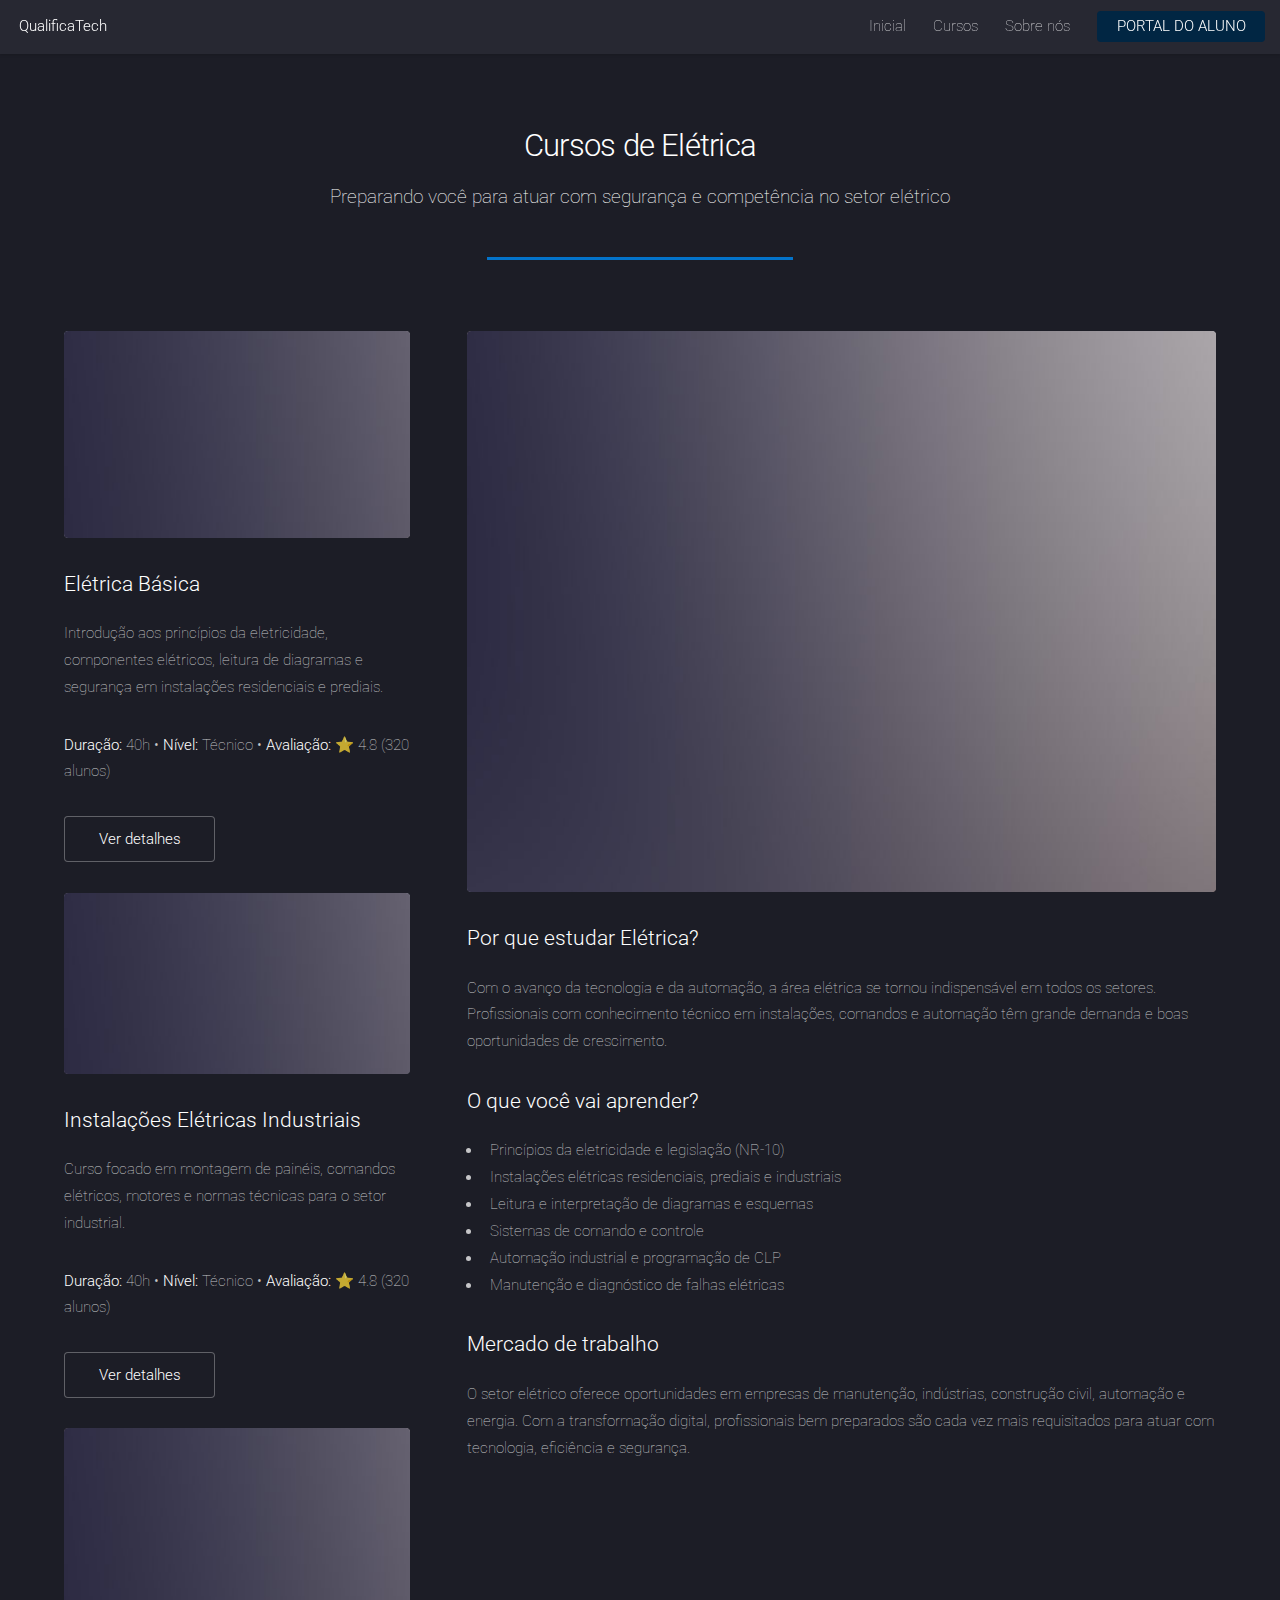
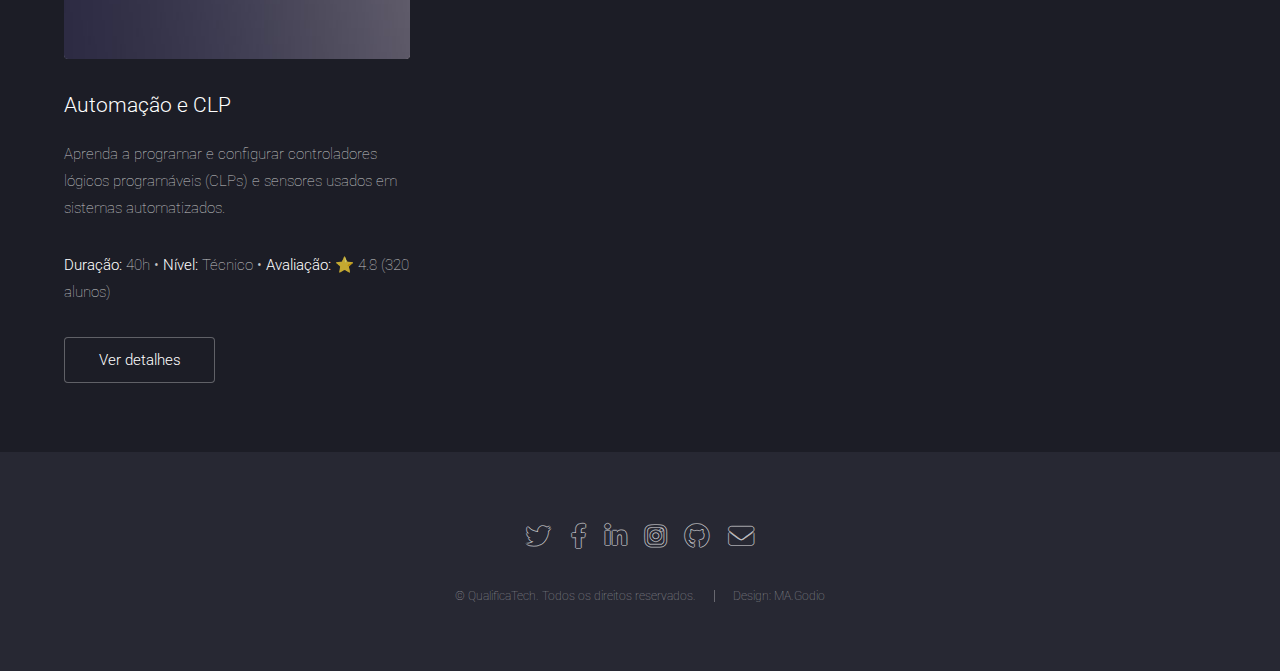
<file: right-sidebar.html>
<!DOCTYPE HTML>
<html>
<head>
	<title>Cursos de Elétrica</title>
	<meta charset="utf-8" />
	<meta name="viewport" content="width=device-width, initial-scale=1, user-scalable=no" />
	<link rel="stylesheet" href="assets/css/main.css" />
	<noscript><link rel="stylesheet" href="assets/css/noscript.css" /></noscript>
</head>
<body class="is-preload">
	<div id="page-wrapper">

		<!-- Header -->
		<header id="header">
			<h1 id="logo"><a href="index.html">QualificaTech</a></h1>
			<nav id="nav">
				<ul>
					<li><a href="index.html">Inicial</a></li>
					<li>
						<a href="#">Cursos</a>
						<ul>
							<li><a href="left-sidebar.html">Mecânica</a></li>
							<li><a href="right-sidebar.html">Elétrica</a></li>
						</ul>
					</li>
					<li><a href="elements.html">Sobre nós</a></li>
					<li><a href="courses.html" class="button primary">PORTAL DO ALUNO</a></li>
				</ul>
			</nav>
		</header>

		<!-- Main -->
		<div id="main" class="wrapper style1">
			<div class="container">
				<header class="major">
					<h2>Cursos de Elétrica</h2>
					<p>Preparando você para atuar com segurança e competência no setor elétrico</p>
				</header>
				<div class="row gtr-150">
					<!-- Lado esquerdo: Lista de cursos -->
					<div class="col-4 col-12-medium">
						<section id="sidebar">
							<section>
								<a href="#" class="image fit"><img src="images/painel_eletrico.png" alt="Curso de Elétrica Básica" /></a>
								<h3>Elétrica Básica</h3>
								<p>Introdução aos princípios da eletricidade, componentes elétricos, leitura de diagramas e segurança em instalações residenciais e prediais.</p>
								<p><strong>Duração:</strong> 40h • <strong>Nível:</strong> Técnico • <strong>Avaliação:</strong> ⭐ 4.8 (320 alunos)</p>
								<footer>
									<ul class="actions">
										<li><a href="#" class="button">Ver detalhes</a></li>
									</ul>
								</footer>
							</section>
							<section>
								<a href="#" class="image fit"><img src="images/eletrica_ind.png" alt="Curso de Instalações Elétricas Industriais" /></a>
								<h3>Instalações Elétricas Industriais</h3>
								<p>Curso focado em montagem de painéis, comandos elétricos, motores e normas técnicas para o setor industrial.</p>
								<p><strong>Duração:</strong> 40h • <strong>Nível:</strong> Técnico • <strong>Avaliação:</strong> ⭐ 4.8 (320 alunos)</p>
								<footer>
									<ul class="actions">
										<li><a href="#" class="button">Ver detalhes</a></li>
									</ul>
								</footer>
							</section>
							<section>
								<a href="#" class="image fit"><img src="images/automacao.png" alt="Curso de Automação e CLP" /></a>
								<h3>Automação e CLP</h3>
								<p>Aprenda a programar e configurar controladores lógicos programáveis (CLPs) e sensores usados em sistemas automatizados.</p>
								<p><strong>Duração:</strong> 40h • <strong>Nível:</strong> Técnico • <strong>Avaliação:</strong> ⭐ 4.8 (320 alunos)</p>
								<footer>
									<ul class="actions">
										<li><a href="#" class="button">Ver detalhes</a></li>
									</ul>
								</footer>
							</section>
						</section>
					</div>

					<!-- Lado direito: Apresentação geral -->
					<div class="col-8 col-12-medium imp-medium">
						<section id="content">
							<a href="#" class="image fit"><img src="images/eletrica.png" alt="Imagem da indústria elétrica" /></a>
							<h3>Por que estudar Elétrica?</h3>
							<p>Com o avanço da tecnologia e da automação, a área elétrica se tornou indispensável em todos os setores. Profissionais com conhecimento técnico em instalações, comandos e automação têm grande demanda e boas oportunidades de crescimento.</p>

							<h3>O que você vai aprender?</h3>
							<ul>
								<li>Princípios da eletricidade e legislação (NR-10)</li>
								<li>Instalações elétricas residenciais, prediais e industriais</li>
								<li>Leitura e interpretação de diagramas e esquemas</li>
								<li>Sistemas de comando e controle</li>
								<li>Automação industrial e programação de CLP</li>
								<li>Manutenção e diagnóstico de falhas elétricas</li>
							</ul>

							<h3>Mercado de trabalho</h3>
							<p>O setor elétrico oferece oportunidades em empresas de manutenção, indústrias, construção civil, automação e energia. Com a transformação digital, profissionais bem preparados são cada vez mais requisitados para atuar com tecnologia, eficiência e segurança.</p>
						</section>
					</div>
				</div>
			</div>
		</div>

			<!-- Footer -->
				<footer id="footer">
					<ul class="icons">
						<li><a href="#" class="icon brands alt fa-twitter"><span class="label">Twitter</span></a></li>
						<li><a href="#" class="icon brands alt fa-facebook-f"><span class="label">Facebook</span></a></li>
						<li><a href="#" class="icon brands alt fa-linkedin-in"><span class="label">LinkedIn</span></a></li>
						<li><a href="#" class="icon brands alt fa-instagram"><span class="label">Instagram</span></a></li>
						<li><a href="#" class="icon brands alt fa-github"><span class="label">GitHub</span></a></li>
						<li><a href="#" class="icon solid alt fa-envelope"><span class="label">Email</span></a></li>
					</ul>
					<ul class="copyright">
						<li>&copy; QualificaTech. Todos os direitos reservados.</li><li>Design: MA.Godio</li>
					</ul>
				</footer>

		</div>

		<!-- Scripts -->
			<script src="assets/js/jquery.min.js"></script>
			<script src="assets/js/jquery.scrolly.min.js"></script>
			<script src="assets/js/jquery.dropotron.min.js"></script>
			<script src="assets/js/jquery.scrollex.min.js"></script>
			<script src="assets/js/browser.min.js"></script>
			<script src="assets/js/breakpoints.min.js"></script>
			<script src="assets/js/util.js"></script>
			<script src="assets/js/main.js"></script>

	</body>
</html>
</file>
<file: assets/css/noscript.css>
/*
	Landed by HTML5 UP
	html5up.net | @ajlkn
	Free for personal and commercial use under the CCA 3.0 license (html5up.net/license)
*/

/* Loader */

	body.landing.is-preload:before {
		display: none;
	}

	body.landing.is-preload:after {
		display: none;
	}
</file>
<file: assets/css/main.css>
@import url("fontawesome-all.min.css");
@import url("https://fonts.googleapis.com/css?family=Roboto:100,300,100italic,300italic");

/*
	Landed by HTML5 UP
	html5up.net | @ajlkn
	Free for personal and commercial use under the CCA 3.0 license (html5up.net/license)
*/

html, body, div, span, applet, object,
iframe, h1, h2, h3, h4, h5, h6, p, blockquote,
pre, a, abbr, acronym, address, big, cite,
code, del, dfn, em, img, ins, kbd, q, s, samp,
small, strike, strong, sub, sup, tt, var, b,
u, i, center, dl, dt, dd, ol, ul, li, fieldset,
form, label, legend, table, caption, tbody,
tfoot, thead, tr, th, td, article, aside,
canvas, details, embed, figure, figcaption,
footer, header, hgroup, menu, nav, output, ruby,
section, summary, time, mark, audio, video {
	margin: 0;
	padding: 0;
	border: 0;
	font-size: 100%;
	font: inherit;
	vertical-align: baseline;}

article, aside, details, figcaption, figure,
footer, header, hgroup, menu, nav, section {
	display: block;}

body {
	line-height: 1;
}

ol, ul {
	list-style: none;
}

blockquote, q {
	quotes: none;
}

	blockquote:before, blockquote:after, q:before, q:after {
		content: '';
		content: none;
	}

table {
	border-collapse: collapse;
	border-spacing: 0;
}

body {
	-webkit-text-size-adjust: none;
}

mark {
	background-color: transparent;
	color: inherit;
}

input::-moz-focus-inner {
	border: 0;
	padding: 0;
}

input, select, textarea {
	-moz-appearance: none;
	-webkit-appearance: none;
	-ms-appearance: none;
	appearance: none;
}

/* Basic */

	html {
		box-sizing: border-box;
	}

	*, *:before, *:after {
		box-sizing: inherit;
	}

	html, body {
		background: #1c1d26;
	}

	body.is-preload *, body.is-preload *:before, body.is-preload *:after {
		-moz-animation: none !important;
		-webkit-animation: none !important;
		-ms-animation: none !important;
		animation: none !important;
		-moz-transition: none !important;
		-webkit-transition: none !important;
		-ms-transition: none !important;
		transition: none !important;
	}

	body, input, select, textarea {
		color: rgba(255, 255, 255, 0.75);
		font-family: "Roboto", Helvetica, sans-serif;
		font-size: 15pt;
		font-weight: 100;
		line-height: 1.75em;
	}

	a {
		-moz-transition: border-color 0.2s ease-in-out, color 0.2s ease-in-out;
		-webkit-transition: border-color 0.2s ease-in-out, color 0.2s ease-in-out;
		-ms-transition: border-color 0.2s ease-in-out, color 0.2s ease-in-out;
		transition: border-color 0.2s ease-in-out, color 0.2s ease-in-out;
		border-bottom: dotted 1px;
		color: #0373CA;
		text-decoration: none;
	}

		a:hover {
			color: #0373CA !important;
			border-bottom-color: transparent;
		}

	strong, b {
		color: #ffffff;
		font-weight: 300;
	}

	em, i {
		font-style: italic;
	}

	p {
		margin: 0 0 2em 0;
	}

	h1, h2, h3, h4, h5, h6 {
		color: #ffffff;
		font-weight: 300;
		line-height: 1em;
		margin: 0 0 1em 0;
	}

		h1 a, h2 a, h3 a, h4 a, h5 a, h6 a {
			color: inherit;
			border: 0;
		}

	h2 {
		font-size: 2em;
		line-height: 1.5em;
		letter-spacing: -0.025em;
	}

	h3 {
		font-size: 1.35em;
		line-height: 1.5em;
	}

	h4 {
		font-size: 1.1em;
		line-height: 1.5em;
	}

	h5 {
		font-size: 0.9em;
		line-height: 1.5em;
	}

	h6 {
		font-size: 0.7em;
		line-height: 1.5em;
	}

	sub {
		font-size: 0.8em;
		position: relative;
		top: 0.5em;
	}

	sup {
		font-size: 0.8em;
		position: relative;
		top: -0.5em;
	}

	hr {
		border: 0;
		border-bottom: solid 1px rgba(255, 255, 255, 0.3);
		margin: 3em 0;
	}

		hr.major {
			margin: 4em 0;
		}

	blockquote {
		border-left: solid 4px rgba(255, 255, 255, 0.3);
		font-style: italic;
		margin: 0 0 2em 0;
		padding: 0.5em 0 0.5em 2em;
	}

	code {
		background: rgba(255, 255, 255, 0.075);
		border-radius: 4px;
		font-family: "Courier New", monospace;
		font-size: 0.9em;
		margin: 0 0.25em;
		padding: 0.25em 0.65em;
	}

	pre {
		-webkit-overflow-scrolling: touch;
		font-family: "Courier New", monospace;
		font-size: 0.9em;
		margin: 0 0 2em 0;
	}

		pre code {
			display: block;
			line-height: 1.75em;
			padding: 1em 1.5em;
			overflow-x: auto;
		}

	.align-left {
		text-align: left;
	}

	.align-center {
		text-align: center;
	}

	.align-right {
		text-align: right;
	}

/* Loader */

	@-moz-keyframes spinner-show {
		0% {
			opacity: 0;
		}

		100% {
			opacity: 1;
		}
	}

	@-webkit-keyframes spinner-show {
		0% {
			opacity: 0;
		}

		100% {
			opacity: 1;
		}
	}

	@-ms-keyframes spinner-show {
		0% {
			opacity: 0;
		}

		100% {
			opacity: 1;
		}
	}

	@keyframes spinner-show {
		0% {
			opacity: 0;
		}

		100% {
			opacity: 1;
		}
	}

	@-moz-keyframes spinner-hide {
		0% {
			color: rgba(255, 255, 255, 0.15);
			z-index: 100001;
			-moz-transform: scale(1) rotate(0deg);
			-webkit-transform: scale(1) rotate(0deg);
			-ms-transform: scale(1) rotate(0deg);
			transform: scale(1) rotate(0deg);
		}

		99% {
			color: #1c1d26;
			z-index: 100001;
			-moz-transform: scale(0.5) rotate(360deg);
			-webkit-transform: scale(0.5) rotate(360deg);
			-ms-transform: scale(0.5) rotate(360deg);
			transform: scale(0.5) rotate(360deg);
		}

		100% {
			color: #1c1d26;
			z-index: -1;
			-moz-transform: scale(0.5) rotate(360deg);
			-webkit-transform: scale(0.5) rotate(360deg);
			-ms-transform: scale(0.5) rotate(360deg);
			transform: scale(0.5) rotate(360deg);
		}
	}

	@-webkit-keyframes spinner-hide {
		0% {
			color: rgba(255, 255, 255, 0.15);
			z-index: 100001;
			-moz-transform: scale(1) rotate(0deg);
			-webkit-transform: scale(1) rotate(0deg);
			-ms-transform: scale(1) rotate(0deg);
			transform: scale(1) rotate(0deg);
		}

		99% {
			color: #1c1d26;
			z-index: 100001;
			-moz-transform: scale(0.5) rotate(360deg);
			-webkit-transform: scale(0.5) rotate(360deg);
			-ms-transform: scale(0.5) rotate(360deg);
			transform: scale(0.5) rotate(360deg);
		}

		100% {
			color: #1c1d26;
			z-index: -1;
			-moz-transform: scale(0.5) rotate(360deg);
			-webkit-transform: scale(0.5) rotate(360deg);
			-ms-transform: scale(0.5) rotate(360deg);
			transform: scale(0.5) rotate(360deg);
		}
	}

	@-ms-keyframes spinner-hide {
		0% {
			color: rgba(255, 255, 255, 0.15);
			z-index: 100001;
			-moz-transform: scale(1) rotate(0deg);
			-webkit-transform: scale(1) rotate(0deg);
			-ms-transform: scale(1) rotate(0deg);
			transform: scale(1) rotate(0deg);
		}

		99% {
			color: #1c1d26;
			z-index: 100001;
			-moz-transform: scale(0.5) rotate(360deg);
			-webkit-transform: scale(0.5) rotate(360deg);
			-ms-transform: scale(0.5) rotate(360deg);
			transform: scale(0.5) rotate(360deg);
		}

		100% {
			color: #1c1d26;
			z-index: -1;
			-moz-transform: scale(0.5) rotate(360deg);
			-webkit-transform: scale(0.5) rotate(360deg);
			-ms-transform: scale(0.5) rotate(360deg);
			transform: scale(0.5) rotate(360deg);
		}
	}

	@keyframes spinner-hide {
		0% {
			color: rgba(255, 255, 255, 0.15);
			z-index: 100001;
			-moz-transform: scale(1) rotate(0deg);
			-webkit-transform: scale(1) rotate(0deg);
			-ms-transform: scale(1) rotate(0deg);
			transform: scale(1) rotate(0deg);
		}

		99% {
			color: #1c1d26;
			z-index: 100001;
			-moz-transform: scale(0.5) rotate(360deg);
			-webkit-transform: scale(0.5) rotate(360deg);
			-ms-transform: scale(0.5) rotate(360deg);
			transform: scale(0.5) rotate(360deg);
		}

		100% {
			color: #1c1d26;
			z-index: -1;
			-moz-transform: scale(0.5) rotate(360deg);
			-webkit-transform: scale(0.5) rotate(360deg);
			-ms-transform: scale(0.5) rotate(360deg);
			transform: scale(0.5) rotate(360deg);
		}
	}

	@-moz-keyframes spinner-rotate {
		0% {
			-moz-transform: scale(1) rotate(0deg);
			-webkit-transform: scale(1) rotate(0deg);
			-ms-transform: scale(1) rotate(0deg);
			transform: scale(1) rotate(0deg);
		}

		100% {
			-moz-transform: scale(1) rotate(360deg);
			-webkit-transform: scale(1) rotate(360deg);
			-ms-transform: scale(1) rotate(360deg);
			transform: scale(1) rotate(360deg);
		}
	}

	@-webkit-keyframes spinner-rotate {
		0% {
			-moz-transform: scale(1) rotate(0deg);
			-webkit-transform: scale(1) rotate(0deg);
			-ms-transform: scale(1) rotate(0deg);
			transform: scale(1) rotate(0deg);
		}

		100% {
			-moz-transform: scale(1) rotate(360deg);
			-webkit-transform: scale(1) rotate(360deg);
			-ms-transform: scale(1) rotate(360deg);
			transform: scale(1) rotate(360deg);
		}
	}

	@-ms-keyframes spinner-rotate {
		0% {
			-moz-transform: scale(1) rotate(0deg);
			-webkit-transform: scale(1) rotate(0deg);
			-ms-transform: scale(1) rotate(0deg);
			transform: scale(1) rotate(0deg);
		}

		100% {
			-moz-transform: scale(1) rotate(360deg);
			-webkit-transform: scale(1) rotate(360deg);
			-ms-transform: scale(1) rotate(360deg);
			transform: scale(1) rotate(360deg);
		}
	}

	@keyframes spinner-rotate {
		0% {
			-moz-transform: scale(1) rotate(0deg);
			-webkit-transform: scale(1) rotate(0deg);
			-ms-transform: scale(1) rotate(0deg);
			transform: scale(1) rotate(0deg);
		}

		100% {
			-moz-transform: scale(1) rotate(360deg);
			-webkit-transform: scale(1) rotate(360deg);
			-ms-transform: scale(1) rotate(360deg);
			transform: scale(1) rotate(360deg);
		}
	}

	@-moz-keyframes overlay-hide {
		0% {
			opacity: 1;
			z-index: 100000;
		}

		15% {
			opacity: 1;
			z-index: 100000;
		}

		99% {
			opacity: 0;
			z-index: 100000;
		}

		100% {
			opacity: 0;
			z-index: -1;
		}
	}

	@-webkit-keyframes overlay-hide {
		0% {
			opacity: 1;
			z-index: 100000;
		}

		15% {
			opacity: 1;
			z-index: 100000;
		}

		99% {
			opacity: 0;
			z-index: 100000;
		}

		100% {
			opacity: 0;
			z-index: -1;
		}
	}

	@-ms-keyframes overlay-hide {
		0% {
			opacity: 1;
			z-index: 100000;
		}

		15% {
			opacity: 1;
			z-index: 100000;
		}

		99% {
			opacity: 0;
			z-index: 100000;
		}

		100% {
			opacity: 0;
			z-index: -1;
		}
	}

	@keyframes overlay-hide {
		0% {
			opacity: 1;
			z-index: 100000;
		}

		15% {
			opacity: 1;
			z-index: 100000;
		}

		99% {
			opacity: 0;
			z-index: 100000;
		}

		100% {
			opacity: 0;
			z-index: -1;
		}
	}

	body.landing {
		text-decoration: none;
	}

		body.landing:before {
			-moz-osx-font-smoothing: grayscale;
			-webkit-font-smoothing: antialiased;
			display: inline-block;
			font-style: normal;
			font-variant: normal;
			text-rendering: auto;
			line-height: 1;
			text-transform: none !important;
			font-family: 'Font Awesome 5 Free';
			font-weight: 900;
		}

		body.landing:before {
			-moz-animation: spinner-show 1.5s 1 0.25s ease forwards, spinner-hide 0.25s ease-in-out forwards !important;
			-webkit-animation: spinner-show 1.5s 1 0.25s ease forwards, spinner-hide 0.25s ease-in-out forwards !important;
			-ms-animation: spinner-show 1.5s 1 0.25s ease forwards, spinner-hide 0.25s ease-in-out forwards !important;
			animation: spinner-show 1.5s 1 0.25s ease forwards, spinner-hide 0.25s ease-in-out forwards !important;
			-moz-transform-origin: 50% 50%;
			-webkit-transform-origin: 50% 50%;
			-ms-transform-origin: 50% 50%;
			transform-origin: 50% 50%;
			color: rgba(255, 255, 255, 0.15);
			content: '\f1ce';
			cursor: default;
			display: block;
			font-size: 2em;
			height: 2em;
			left: 50%;
			line-height: 2em;
			margin: -1em 0 0 -1em;
			opacity: 0;
			position: fixed;
			text-align: center;
			top: 50%;
			width: 2em;
			z-index: -1;
		}

		body.landing:after {
			-moz-animation: overlay-hide 1.5s ease-in forwards !important;
			-webkit-animation: overlay-hide 1.5s ease-in forwards !important;
			-ms-animation: overlay-hide 1.5s ease-in forwards !important;
			animation: overlay-hide 1.5s ease-in forwards !important;
			background: #1c1d26;
			content: '';
			display: block;
			height: 100%;
			left: 0;
			opacity: 0;
			position: fixed;
			top: 0;
			width: 100%;
			z-index: -1;
		}

		body.landing.is-preload:before {
			-moz-animation: spinner-show 1.5s 1 0.25s ease forwards, spinner-rotate 0.75s infinite linear !important;
			-webkit-animation: spinner-show 1.5s 1 0.25s ease forwards, spinner-rotate 0.75s infinite linear !important;
			-ms-animation: spinner-show 1.5s 1 0.25s ease forwards, spinner-rotate 0.75s infinite linear !important;
			animation: spinner-show 1.5s 1 0.25s ease forwards, spinner-rotate 0.75s infinite linear !important;
			z-index: 100001;
		}

		body.landing.is-preload:after {
			-moz-animation: none !important;
			-webkit-animation: none !important;
			-ms-animation: none !important;
			animation: none !important;
			opacity: 1;
			z-index: 100000;
		}

	@media (-webkit-min-device-pixel-ratio: 2) {

		body.landing:before {
			line-height: 2.025em;
		}

	}

/* Container */

	.container {
		margin: 0 auto;
		max-width: calc(100% - 4em);
		width: 70em;
	}

		.container.xsmall {
			width: 17.5em;
		}

		.container.small {
			width: 35em;
		}

		.container.medium {
			width: 52.5em;
		}

		.container.large {
			width: 87.5em;
		}

		.container.xlarge {
			width: 105em;
		}

		.container.max {
			width: 100%;
		}

		@media screen and (max-width: 1280px) {

			.container {
				width: 90%;
				max-width: 100%;
			}

		}

		@media screen and (max-width: 980px) {

			.container {
				width: 100% !important;
			}

		}

/* Row */

	.row {
		display: flex;
		flex-wrap: wrap;
		box-sizing: border-box;
		align-items: stretch;
	}

		.row > * {
			box-sizing: border-box;
		}

		.row.gtr-uniform > * > :last-child {
			margin-bottom: 0;
		}

		.row.aln-left {
			justify-content: flex-start;
		}

		.row.aln-center {
			justify-content: center;
		}

		.row.aln-right {
			justify-content: flex-end;
		}

		.row.aln-top {
			align-items: flex-start;
		}

		.row.aln-middle {
			align-items: center;
		}

		.row.aln-bottom {
			align-items: flex-end;
		}

		.row > .imp {
			order: -1;
		}

		.row > .col-1 {
			width: 8.33333%;
		}

		.row > .off-1 {
			margin-left: 8.33333%;
		}

		.row > .col-2 {
			width: 16.66667%;
		}

		.row > .off-2 {
			margin-left: 16.66667%;
		}

		.row > .col-3 {
			width: 25%;
		}

		.row > .off-3 {
			margin-left: 25%;
		}

		.row > .col-4 {
			width: 33.33333%;
		}

		.row > .off-4 {
			margin-left: 33.33333%;
		}

		.row > .col-5 {
			width: 41.66667%;
		}

		.row > .off-5 {
			margin-left: 41.66667%;
		}

		.row > .col-6 {
			width: 50%;
		}

		.row > .off-6 {
			margin-left: 50%;
		}

		.row > .col-7 {
			width: 58.33333%;
		}

		.row > .off-7 {
			margin-left: 58.33333%;
		}

		.row > .col-8 {
			width: 66.66667%;
		}

		.row > .off-8 {
			margin-left: 66.66667%;
		}

		.row > .col-9 {
			width: 75%;
		}

		.row > .off-9 {
			margin-left: 75%;
		}

		.row > .col-10 {
			width: 83.33333%;
		}

		.row > .off-10 {
			margin-left: 83.33333%;
		}

		.row > .col-11 {
			width: 91.66667%;
		}

		.row > .off-11 {
			margin-left: 91.66667%;
		}

		.row > .col-12 {
			width: 100%;
		}

		.row > .off-12 {
			margin-left: 100%;
		}

		.row.gtr-0 {
			margin-top: 0;
			margin-left: 0em;
		}

			.row.gtr-0 > * {
				padding: 0 0 0 0em;
			}

			.row.gtr-0.gtr-uniform {
				margin-top: 0em;
			}

				.row.gtr-0.gtr-uniform > * {
					padding-top: 0em;
				}

		.row.gtr-25 {
			margin-top: 0;
			margin-left: -0.625em;
		}

			.row.gtr-25 > * {
				padding: 0 0 0 0.625em;
			}

			.row.gtr-25.gtr-uniform {
				margin-top: -0.625em;
			}

				.row.gtr-25.gtr-uniform > * {
					padding-top: 0.625em;
				}

		.row.gtr-50 {
			margin-top: 0;
			margin-left: -1.25em;
		}

			.row.gtr-50 > * {
				padding: 0 0 0 1.25em;
			}

			.row.gtr-50.gtr-uniform {
				margin-top: -1.25em;
			}

				.row.gtr-50.gtr-uniform > * {
					padding-top: 1.25em;
				}

		.row {
			margin-top: 0;
			margin-left: -2.5em;
		}

			.row > * {
				padding: 0 0 0 2.5em;
			}

			.row.gtr-uniform {
				margin-top: -2.5em;
			}

				.row.gtr-uniform > * {
					padding-top: 2.5em;
				}

		.row.gtr-150 {
			margin-top: 0;
			margin-left: -3.75em;
		}

			.row.gtr-150 > * {
				padding: 0 0 0 3.75em;
			}

			.row.gtr-150.gtr-uniform {
				margin-top: -3.75em;
			}

				.row.gtr-150.gtr-uniform > * {
					padding-top: 3.75em;
				}

		.row.gtr-200 {
			margin-top: 0;
			margin-left: -5em;
		}

			.row.gtr-200 > * {
				padding: 0 0 0 5em;
			}

			.row.gtr-200.gtr-uniform {
				margin-top: -5em;
			}

				.row.gtr-200.gtr-uniform > * {
					padding-top: 5em;
				}

		@media screen and (max-width: 1680px) {

			.row {
				display: flex;
				flex-wrap: wrap;
				box-sizing: border-box;
				align-items: stretch;
			}

				.row > * {
					box-sizing: border-box;
				}

				.row.gtr-uniform > * > :last-child {
					margin-bottom: 0;
				}

				.row.aln-left {
					justify-content: flex-start;
				}

				.row.aln-center {
					justify-content: center;
				}

				.row.aln-right {
					justify-content: flex-end;
				}

				.row.aln-top {
					align-items: flex-start;
				}

				.row.aln-middle {
					align-items: center;
				}

				.row.aln-bottom {
					align-items: flex-end;
				}

				.row > .imp-xlarge {
					order: -1;
				}

				.row > .col-1-xlarge {
					width: 8.33333%;
				}

				.row > .off-1-xlarge {
					margin-left: 8.33333%;
				}

				.row > .col-2-xlarge {
					width: 16.66667%;
				}

				.row > .off-2-xlarge {
					margin-left: 16.66667%;
				}

				.row > .col-3-xlarge {
					width: 25%;
				}

				.row > .off-3-xlarge {
					margin-left: 25%;
				}

				.row > .col-4-xlarge {
					width: 33.33333%;
				}

				.row > .off-4-xlarge {
					margin-left: 33.33333%;
				}

				.row > .col-5-xlarge {
					width: 41.66667%;
				}

				.row > .off-5-xlarge {
					margin-left: 41.66667%;
				}

				.row > .col-6-xlarge {
					width: 50%;
				}

				.row > .off-6-xlarge {
					margin-left: 50%;
				}

				.row > .col-7-xlarge {
					width: 58.33333%;
				}

				.row > .off-7-xlarge {
					margin-left: 58.33333%;
				}

				.row > .col-8-xlarge {
					width: 66.66667%;
				}

				.row > .off-8-xlarge {
					margin-left: 66.66667%;
				}

				.row > .col-9-xlarge {
					width: 75%;
				}

				.row > .off-9-xlarge {
					margin-left: 75%;
				}

				.row > .col-10-xlarge {
					width: 83.33333%;
				}

				.row > .off-10-xlarge {
					margin-left: 83.33333%;
				}

				.row > .col-11-xlarge {
					width: 91.66667%;
				}

				.row > .off-11-xlarge {
					margin-left: 91.66667%;
				}

				.row > .col-12-xlarge {
					width: 100%;
				}

				.row > .off-12-xlarge {
					margin-left: 100%;
				}

				.row.gtr-0 {
					margin-top: 0;
					margin-left: 0em;
				}

					.row.gtr-0 > * {
						padding: 0 0 0 0em;
					}

					.row.gtr-0.gtr-uniform {
						margin-top: 0em;
					}

						.row.gtr-0.gtr-uniform > * {
							padding-top: 0em;
						}

				.row.gtr-25 {
					margin-top: 0;
					margin-left: -0.625em;
				}

					.row.gtr-25 > * {
						padding: 0 0 0 0.625em;
					}

					.row.gtr-25.gtr-uniform {
						margin-top: -0.625em;
					}

						.row.gtr-25.gtr-uniform > * {
							padding-top: 0.625em;
						}

				.row.gtr-50 {
					margin-top: 0;
					margin-left: -1.25em;
				}

					.row.gtr-50 > * {
						padding: 0 0 0 1.25em;
					}

					.row.gtr-50.gtr-uniform {
						margin-top: -1.25em;
					}

						.row.gtr-50.gtr-uniform > * {
							padding-top: 1.25em;
						}

				.row {
					margin-top: 0;
					margin-left: -2.5em;
				}

					.row > * {
						padding: 0 0 0 2.5em;
					}

					.row.gtr-uniform {
						margin-top: -2.5em;
					}

						.row.gtr-uniform > * {
							padding-top: 2.5em;
						}

				.row.gtr-150 {
					margin-top: 0;
					margin-left: -3.75em;
				}

					.row.gtr-150 > * {
						padding: 0 0 0 3.75em;
					}

					.row.gtr-150.gtr-uniform {
						margin-top: -3.75em;
					}

						.row.gtr-150.gtr-uniform > * {
							padding-top: 3.75em;
						}

				.row.gtr-200 {
					margin-top: 0;
					margin-left: -5em;
				}

					.row.gtr-200 > * {
						padding: 0 0 0 5em;
					}

					.row.gtr-200.gtr-uniform {
						margin-top: -5em;
					}

						.row.gtr-200.gtr-uniform > * {
							padding-top: 5em;
						}

		}

		@media screen and (max-width: 1280px) {

			.row {
				display: flex;
				flex-wrap: wrap;
				box-sizing: border-box;
				align-items: stretch;
			}

				.row > * {
					box-sizing: border-box;
				}

				.row.gtr-uniform > * > :last-child {
					margin-bottom: 0;
				}

				.row.aln-left {
					justify-content: flex-start;
				}

				.row.aln-center {
					justify-content: center;
				}

				.row.aln-right {
					justify-content: flex-end;
				}

				.row.aln-top {
					align-items: flex-start;
				}

				.row.aln-middle {
					align-items: center;
				}

				.row.aln-bottom {
					align-items: flex-end;
				}

				.row > .imp-large {
					order: -1;
				}

				.row > .col-1-large {
					width: 8.33333%;
				}

				.row > .off-1-large {
					margin-left: 8.33333%;
				}

				.row > .col-2-large {
					width: 16.66667%;
				}

				.row > .off-2-large {
					margin-left: 16.66667%;
				}

				.row > .col-3-large {
					width: 25%;
				}

				.row > .off-3-large {
					margin-left: 25%;
				}

				.row > .col-4-large {
					width: 33.33333%;
				}

				.row > .off-4-large {
					margin-left: 33.33333%;
				}

				.row > .col-5-large {
					width: 41.66667%;
				}

				.row > .off-5-large {
					margin-left: 41.66667%;
				}

				.row > .col-6-large {
					width: 50%;
				}

				.row > .off-6-large {
					margin-left: 50%;
				}

				.row > .col-7-large {
					width: 58.33333%;
				}

				.row > .off-7-large {
					margin-left: 58.33333%;
				}

				.row > .col-8-large {
					width: 66.66667%;
				}

				.row > .off-8-large {
					margin-left: 66.66667%;
				}

				.row > .col-9-large {
					width: 75%;
				}

				.row > .off-9-large {
					margin-left: 75%;
				}

				.row > .col-10-large {
					width: 83.33333%;
				}

				.row > .off-10-large {
					margin-left: 83.33333%;
				}

				.row > .col-11-large {
					width: 91.66667%;
				}

				.row > .off-11-large {
					margin-left: 91.66667%;
				}

				.row > .col-12-large {
					width: 100%;
				}

				.row > .off-12-large {
					margin-left: 100%;
				}

				.row.gtr-0 {
					margin-top: 0;
					margin-left: 0em;
				}

					.row.gtr-0 > * {
						padding: 0 0 0 0em;
					}

					.row.gtr-0.gtr-uniform {
						margin-top: 0em;
					}

						.row.gtr-0.gtr-uniform > * {
							padding-top: 0em;
						}

				.row.gtr-25 {
					margin-top: 0;
					margin-left: -0.625em;
				}

					.row.gtr-25 > * {
						padding: 0 0 0 0.625em;
					}

					.row.gtr-25.gtr-uniform {
						margin-top: -0.625em;
					}

						.row.gtr-25.gtr-uniform > * {
							padding-top: 0.625em;
						}

				.row.gtr-50 {
					margin-top: 0;
					margin-left: -1.25em;
				}

					.row.gtr-50 > * {
						padding: 0 0 0 1.25em;
					}

					.row.gtr-50.gtr-uniform {
						margin-top: -1.25em;
					}

						.row.gtr-50.gtr-uniform > * {
							padding-top: 1.25em;
						}

				.row {
					margin-top: 0;
					margin-left: -2.5em;
				}

					.row > * {
						padding: 0 0 0 2.5em;
					}

					.row.gtr-uniform {
						margin-top: -2.5em;
					}

						.row.gtr-uniform > * {
							padding-top: 2.5em;
						}

				.row.gtr-150 {
					margin-top: 0;
					margin-left: -3.75em;
				}

					.row.gtr-150 > * {
						padding: 0 0 0 3.75em;
					}

					.row.gtr-150.gtr-uniform {
						margin-top: -3.75em;
					}

						.row.gtr-150.gtr-uniform > * {
							padding-top: 3.75em;
						}

				.row.gtr-200 {
					margin-top: 0;
					margin-left: -5em;
				}

					.row.gtr-200 > * {
						padding: 0 0 0 5em;
					}

					.row.gtr-200.gtr-uniform {
						margin-top: -5em;
					}

						.row.gtr-200.gtr-uniform > * {
							padding-top: 5em;
						}

		}

		@media screen and (max-width: 980px) {

			.row {
				display: flex;
				flex-wrap: wrap;
				box-sizing: border-box;
				align-items: stretch;
			}

				.row > * {
					box-sizing: border-box;
				}

				.row.gtr-uniform > * > :last-child {
					margin-bottom: 0;
				}

				.row.aln-left {
					justify-content: flex-start;
				}

				.row.aln-center {
					justify-content: center;
				}

				.row.aln-right {
					justify-content: flex-end;
				}

				.row.aln-top {
					align-items: flex-start;
				}

				.row.aln-middle {
					align-items: center;
				}

				.row.aln-bottom {
					align-items: flex-end;
				}

				.row > .imp-medium {
					order: -1;
				}

				.row > .col-1-medium {
					width: 8.33333%;
				}

				.row > .off-1-medium {
					margin-left: 8.33333%;
				}

				.row > .col-2-medium {
					width: 16.66667%;
				}

				.row > .off-2-medium {
					margin-left: 16.66667%;
				}

				.row > .col-3-medium {
					width: 25%;
				}

				.row > .off-3-medium {
					margin-left: 25%;
				}

				.row > .col-4-medium {
					width: 33.33333%;
				}

				.row > .off-4-medium {
					margin-left: 33.33333%;
				}

				.row > .col-5-medium {
					width: 41.66667%;
				}

				.row > .off-5-medium {
					margin-left: 41.66667%;
				}

				.row > .col-6-medium {
					width: 50%;
				}

				.row > .off-6-medium {
					margin-left: 50%;
				}

				.row > .col-7-medium {
					width: 58.33333%;
				}

				.row > .off-7-medium {
					margin-left: 58.33333%;
				}

				.row > .col-8-medium {
					width: 66.66667%;
				}

				.row > .off-8-medium {
					margin-left: 66.66667%;
				}

				.row > .col-9-medium {
					width: 75%;
				}

				.row > .off-9-medium {
					margin-left: 75%;
				}

				.row > .col-10-medium {
					width: 83.33333%;
				}

				.row > .off-10-medium {
					margin-left: 83.33333%;
				}

				.row > .col-11-medium {
					width: 91.66667%;
				}

				.row > .off-11-medium {
					margin-left: 91.66667%;
				}

				.row > .col-12-medium {
					width: 100%;
				}

				.row > .off-12-medium {
					margin-left: 100%;
				}

				.row.gtr-0 {
					margin-top: 0;
					margin-left: 0em;
				}

					.row.gtr-0 > * {
						padding: 0 0 0 0em;
					}

					.row.gtr-0.gtr-uniform {
						margin-top: 0em;
					}

						.row.gtr-0.gtr-uniform > * {
							padding-top: 0em;
						}

				.row.gtr-25 {
					margin-top: 0;
					margin-left: -0.625em;
				}

					.row.gtr-25 > * {
						padding: 0 0 0 0.625em;
					}

					.row.gtr-25.gtr-uniform {
						margin-top: -0.625em;
					}

						.row.gtr-25.gtr-uniform > * {
							padding-top: 0.625em;
						}

				.row.gtr-50 {
					margin-top: 0;
					margin-left: -1.25em;
				}

					.row.gtr-50 > * {
						padding: 0 0 0 1.25em;
					}

					.row.gtr-50.gtr-uniform {
						margin-top: -1.25em;
					}

						.row.gtr-50.gtr-uniform > * {
							padding-top: 1.25em;
						}

				.row {
					margin-top: 0;
					margin-left: -2.5em;
				}

					.row > * {
						padding: 0 0 0 2.5em;
					}

					.row.gtr-uniform {
						margin-top: -2.5em;
					}

						.row.gtr-uniform > * {
							padding-top: 2.5em;
						}

				.row.gtr-150 {
					margin-top: 0;
					margin-left: -3.75em;
				}

					.row.gtr-150 > * {
						padding: 0 0 0 3.75em;
					}

					.row.gtr-150.gtr-uniform {
						margin-top: -3.75em;
					}

						.row.gtr-150.gtr-uniform > * {
							padding-top: 3.75em;
						}

				.row.gtr-200 {
					margin-top: 0;
					margin-left: -5em;
				}

					.row.gtr-200 > * {
						padding: 0 0 0 5em;
					}

					.row.gtr-200.gtr-uniform {
						margin-top: -5em;
					}

						.row.gtr-200.gtr-uniform > * {
							padding-top: 5em;
						}

		}

		@media screen and (max-width: 736px) {

			.row {
				display: flex;
				flex-wrap: wrap;
				box-sizing: border-box;
				align-items: stretch;
			}

				.row > * {
					box-sizing: border-box;
				}

				.row.gtr-uniform > * > :last-child {
					margin-bottom: 0;
				}

				.row.aln-left {
					justify-content: flex-start;
				}

				.row.aln-center {
					justify-content: center;
				}

				.row.aln-right {
					justify-content: flex-end;
				}

				.row.aln-top {
					align-items: flex-start;
				}

				.row.aln-middle {
					align-items: center;
				}

				.row.aln-bottom {
					align-items: flex-end;
				}

				.row > .imp-small {
					order: -1;
				}

				.row > .col-1-small {
					width: 8.33333%;
				}

				.row > .off-1-small {
					margin-left: 8.33333%;
				}

				.row > .col-2-small {
					width: 16.66667%;
				}

				.row > .off-2-small {
					margin-left: 16.66667%;
				}

				.row > .col-3-small {
					width: 25%;
				}

				.row > .off-3-small {
					margin-left: 25%;
				}

				.row > .col-4-small {
					width: 33.33333%;
				}

				.row > .off-4-small {
					margin-left: 33.33333%;
				}

				.row > .col-5-small {
					width: 41.66667%;
				}

				.row > .off-5-small {
					margin-left: 41.66667%;
				}

				.row > .col-6-small {
					width: 50%;
				}

				.row > .off-6-small {
					margin-left: 50%;
				}

				.row > .col-7-small {
					width: 58.33333%;
				}

				.row > .off-7-small {
					margin-left: 58.33333%;
				}

				.row > .col-8-small {
					width: 66.66667%;
				}

				.row > .off-8-small {
					margin-left: 66.66667%;
				}

				.row > .col-9-small {
					width: 75%;
				}

				.row > .off-9-small {
					margin-left: 75%;
				}

				.row > .col-10-small {
					width: 83.33333%;
				}

				.row > .off-10-small {
					margin-left: 83.33333%;
				}

				.row > .col-11-small {
					width: 91.66667%;
				}

				.row > .off-11-small {
					margin-left: 91.66667%;
				}

				.row > .col-12-small {
					width: 100%;
				}

				.row > .off-12-small {
					margin-left: 100%;
				}

				.row.gtr-0 {
					margin-top: 0;
					margin-left: 0em;
				}

					.row.gtr-0 > * {
						padding: 0 0 0 0em;
					}

					.row.gtr-0.gtr-uniform {
						margin-top: 0em;
					}

						.row.gtr-0.gtr-uniform > * {
							padding-top: 0em;
						}

				.row.gtr-25 {
					margin-top: 0;
					margin-left: -0.625em;
				}

					.row.gtr-25 > * {
						padding: 0 0 0 0.625em;
					}

					.row.gtr-25.gtr-uniform {
						margin-top: -0.625em;
					}

						.row.gtr-25.gtr-uniform > * {
							padding-top: 0.625em;
						}

				.row.gtr-50 {
					margin-top: 0;
					margin-left: -1.25em;
				}

					.row.gtr-50 > * {
						padding: 0 0 0 1.25em;
					}

					.row.gtr-50.gtr-uniform {
						margin-top: -1.25em;
					}

						.row.gtr-50.gtr-uniform > * {
							padding-top: 1.25em;
						}

				.row {
					margin-top: 0;
					margin-left: -2.5em;
				}

					.row > * {
						padding: 0 0 0 2.5em;
					}

					.row.gtr-uniform {
						margin-top: -2.5em;
					}

						.row.gtr-uniform > * {
							padding-top: 2.5em;
						}

				.row.gtr-150 {
					margin-top: 0;
					margin-left: -3.75em;
				}

					.row.gtr-150 > * {
						padding: 0 0 0 3.75em;
					}

					.row.gtr-150.gtr-uniform {
						margin-top: -3.75em;
					}

						.row.gtr-150.gtr-uniform > * {
							padding-top: 3.75em;
						}

				.row.gtr-200 {
					margin-top: 0;
					margin-left: -5em;
				}

					.row.gtr-200 > * {
						padding: 0 0 0 5em;
					}

					.row.gtr-200.gtr-uniform {
						margin-top: -5em;
					}

						.row.gtr-200.gtr-uniform > * {
							padding-top: 5em;
						}

		}

		@media screen and (max-width: 480px) {

			.row {
				display: flex;
				flex-wrap: wrap;
				box-sizing: border-box;
				align-items: stretch;
			}

				.row > * {
					box-sizing: border-box;
				}

				.row.gtr-uniform > * > :last-child {
					margin-bottom: 0;
				}

				.row.aln-left {
					justify-content: flex-start;
				}

				.row.aln-center {
					justify-content: center;
				}

				.row.aln-right {
					justify-content: flex-end;
				}

				.row.aln-top {
					align-items: flex-start;
				}

				.row.aln-middle {
					align-items: center;
				}

				.row.aln-bottom {
					align-items: flex-end;
				}

				.row > .imp-xsmall {
					order: -1;
				}

				.row > .col-1-xsmall {
					width: 8.33333%;
				}

				.row > .off-1-xsmall {
					margin-left: 8.33333%;
				}

				.row > .col-2-xsmall {
					width: 16.66667%;
				}

				.row > .off-2-xsmall {
					margin-left: 16.66667%;
				}

				.row > .col-3-xsmall {
					width: 25%;
				}

				.row > .off-3-xsmall {
					margin-left: 25%;
				}

				.row > .col-4-xsmall {
					width: 33.33333%;
				}

				.row > .off-4-xsmall {
					margin-left: 33.33333%;
				}

				.row > .col-5-xsmall {
					width: 41.66667%;
				}

				.row > .off-5-xsmall {
					margin-left: 41.66667%;
				}

				.row > .col-6-xsmall {
					width: 50%;
				}

				.row > .off-6-xsmall {
					margin-left: 50%;
				}

				.row > .col-7-xsmall {
					width: 58.33333%;
				}

				.row > .off-7-xsmall {
					margin-left: 58.33333%;
				}

				.row > .col-8-xsmall {
					width: 66.66667%;
				}

				.row > .off-8-xsmall {
					margin-left: 66.66667%;
				}

				.row > .col-9-xsmall {
					width: 75%;
				}

				.row > .off-9-xsmall {
					margin-left: 75%;
				}

				.row > .col-10-xsmall {
					width: 83.33333%;
				}

				.row > .off-10-xsmall {
					margin-left: 83.33333%;
				}

				.row > .col-11-xsmall {
					width: 91.66667%;
				}

				.row > .off-11-xsmall {
					margin-left: 91.66667%;
				}

				.row > .col-12-xsmall {
					width: 100%;
				}

				.row > .off-12-xsmall {
					margin-left: 100%;
				}

				.row.gtr-0 {
					margin-top: 0;
					margin-left: 0em;
				}

					.row.gtr-0 > * {
						padding: 0 0 0 0em;
					}

					.row.gtr-0.gtr-uniform {
						margin-top: 0em;
					}

						.row.gtr-0.gtr-uniform > * {
							padding-top: 0em;
						}

				.row.gtr-25 {
					margin-top: 0;
					margin-left: -0.625em;
				}

					.row.gtr-25 > * {
						padding: 0 0 0 0.625em;
					}

					.row.gtr-25.gtr-uniform {
						margin-top: -0.625em;
					}

						.row.gtr-25.gtr-uniform > * {
							padding-top: 0.625em;
						}

				.row.gtr-50 {
					margin-top: 0;
					margin-left: -1.25em;
				}

					.row.gtr-50 > * {
						padding: 0 0 0 1.25em;
					}

					.row.gtr-50.gtr-uniform {
						margin-top: -1.25em;
					}

						.row.gtr-50.gtr-uniform > * {
							padding-top: 1.25em;
						}

				.row {
					margin-top: 0;
					margin-left: -2.5em;
				}

					.row > * {
						padding: 0 0 0 2.5em;
					}

					.row.gtr-uniform {
						margin-top: -2.5em;
					}

						.row.gtr-uniform > * {
							padding-top: 2.5em;
						}

				.row.gtr-150 {
					margin-top: 0;
					margin-left: -3.75em;
				}

					.row.gtr-150 > * {
						padding: 0 0 0 3.75em;
					}

					.row.gtr-150.gtr-uniform {
						margin-top: -3.75em;
					}

						.row.gtr-150.gtr-uniform > * {
							padding-top: 3.75em;
						}

				.row.gtr-200 {
					margin-top: 0;
					margin-left: -5em;
				}

					.row.gtr-200 > * {
						padding: 0 0 0 5em;
					}

					.row.gtr-200.gtr-uniform {
						margin-top: -5em;
					}

						.row.gtr-200.gtr-uniform > * {
							padding-top: 5em;
						}

		}

/* Section/Article */

	section.special, article.special {
		text-align: center;
	}

	header p {
		color: #ffffff;
		position: relative;
		margin: 0 0 1.5em 0;
	}

	header h2 + p {
		font-size: 1.25em;
		margin-top: -1em;
		line-height: 1.75em;
	}

	header h3 + p {
		font-size: 1.1em;
		margin-top: -0.8em;
		line-height: 1.75em;
	}

	header h4 + p,
	header h5 + p,
	header h6 + p {
		font-size: 0.9em;
		margin-top: -0.6em;
		line-height: 1.5em;
	}

	header.major {
		margin: 0 0 4em 0;
		position: relative;
		text-align: center;
	}

		header.major:after {
			background: #0373CA;
			content: '';
			display: inline-block;
			height: 0.2em;
			max-width: 20em;
			width: 75%;
		}

	footer.major {
		margin: 4em 0 0 0;
	}

/* Form */

	form {
		margin: 0 0 2em 0;
	}

		form.cta {
			max-width: 35em;
			margin-left: auto;
			margin-right: auto;
		}

	label {
		color: #ffffff;
		display: block;
		font-size: 0.9em;
		font-weight: 300;
		margin: 0 0 1em 0;
	}

	input[type="text"],
	input[type="password"],
	input[type="email"],
	select,
	textarea {
		-moz-appearance: none;
		-webkit-appearance: none;
		-ms-appearance: none;
		appearance: none;
		-moz-transition: border-color 0.2s ease-in-out;
		-webkit-transition: border-color 0.2s ease-in-out;
		-ms-transition: border-color 0.2s ease-in-out;
		transition: border-color 0.2s ease-in-out;
		background: transparent;
		border-radius: 4px;
		border: solid 1px rgba(255, 255, 255, 0.3);
		color: inherit;
		display: block;
		outline: 0;
		padding: 0 1em;
		text-decoration: none;
		width: 100%;
	}

		input[type="text"]:invalid,
		input[type="password"]:invalid,
		input[type="email"]:invalid,
		select:invalid,
		textarea:invalid {
			box-shadow: none;
		}

		input[type="text"]:focus,
		input[type="password"]:focus,
		input[type="email"]:focus,
		select:focus,
		textarea:focus {
			border-color: #0373CA;
		}

	select {
		background-image: url("data:image/svg+xml;charset=utf8,%3Csvg xmlns='http://www.w3.org/2000/svg' width='40' height='40' preserveAspectRatio='none' viewBox='0 0 40 40'%3E%3Cpath d='M9.4,12.3l10.4,10.4l10.4-10.4c0.2-0.2,0.5-0.4,0.9-0.4c0.3,0,0.6,0.1,0.9,0.4l3.3,3.3c0.2,0.2,0.4,0.5,0.4,0.9 c0,0.4-0.1,0.6-0.4,0.9L20.7,31.9c-0.2,0.2-0.5,0.4-0.9,0.4c-0.3,0-0.6-0.1-0.9-0.4L4.3,17.3c-0.2-0.2-0.4-0.5-0.4-0.9 c0-0.4,0.1-0.6,0.4-0.9l3.3-3.3c0.2-0.2,0.5-0.4,0.9-0.4S9.1,12.1,9.4,12.3z' fill='rgba(255, 255, 255, 0.3)' /%3E%3C/svg%3E");
		background-size: 1.25rem;
		background-repeat: no-repeat;
		background-position: calc(100% - 1rem) center;
		height: 3em;
		padding-right: 3em;
		text-overflow: ellipsis;
	}

		select option {
			color: #ffffff;
			background: #1c1d26;
		}

		select:focus::-ms-value {
			background-color: transparent;
		}

		select::-ms-expand {
			display: none;
		}

	input[type="text"],
	input[type="password"],
	input[type="email"],
	select {
		height: 3em;
	}

	textarea {
		padding: 0.75em 1em;
	}

	input[type="checkbox"],
	input[type="radio"] {
		-moz-appearance: none;
		-webkit-appearance: none;
		-ms-appearance: none;
		appearance: none;
		display: block;
		float: left;
		margin-right: -2em;
		opacity: 0;
		width: 1em;
		z-index: -1;
	}

		input[type="checkbox"] + label,
		input[type="radio"] + label {
			text-decoration: none;
			color: rgba(255, 255, 255, 0.75);
			cursor: pointer;
			display: inline-block;
			font-size: 1em;
			font-weight: 100;
			padding-left: 2.55em;
			padding-right: 0.75em;
			position: relative;
		}

			input[type="checkbox"] + label:before,
			input[type="radio"] + label:before {
				-moz-osx-font-smoothing: grayscale;
				-webkit-font-smoothing: antialiased;
				display: inline-block;
				font-style: normal;
				font-variant: normal;
				text-rendering: auto;
				line-height: 1;
				text-transform: none !important;
				font-family: 'Font Awesome 5 Free';
				font-weight: 900;
			}

			input[type="checkbox"] + label:before,
			input[type="radio"] + label:before {
				border-radius: 4px;
				border: solid 1px rgba(255, 255, 255, 0.3);
				content: '';
				display: inline-block;
				font-size: 0.8em;
				height: 2.25em;
				left: 0;
				line-height: 2.25em;
				position: absolute;
				text-align: center;
				top: 0;
				width: 2.25em;
			}

		input[type="checkbox"]:checked + label:before,
		input[type="radio"]:checked + label:before {
			background: rgba(255, 255, 255, 0.25);
			color: #ffffff;
			content: '\f00c';
		}

		input[type="checkbox"]:focus + label:before,
		input[type="radio"]:focus + label:before {
			border-color: #0373CA;
		}

	input[type="checkbox"] + label:before {
		border-radius: 4px;
	}

	input[type="radio"] + label:before {
		border-radius: 100%;
	}

	::-webkit-input-placeholder {
		color: rgba(255, 255, 255, 0.5) !important;
		opacity: 1.0;
	}

	:-moz-placeholder {
		color: rgba(255, 255, 255, 0.5) !important;
		opacity: 1.0;
	}

	::-moz-placeholder {
		color: rgba(255, 255, 255, 0.5) !important;
		opacity: 1.0;
	}

	:-ms-input-placeholder {
		color: rgba(255, 255, 255, 0.5) !important;
		opacity: 1.0;
	}

/* Box */

	.box {
		border-radius: 4px;
		border: solid 1px rgba(255, 255, 255, 0.3);
		margin-bottom: 2em;
		padding: 1.5em;
	}

		.box > :last-child,
		.box > :last-child > :last-child,
		.box > :last-child > :last-child > :last-child {
			margin-bottom: 0;
		}

		.box.alt {
			border: 0;
			border-radius: 0;
			padding: 0;
		}

/* Icon */

	.icon {
		text-decoration: none;
		border-bottom: none;
		position: relative;
	}

		.icon:before {
			-moz-osx-font-smoothing: grayscale;
			-webkit-font-smoothing: antialiased;
			display: inline-block;
			font-style: normal;
			font-variant: normal;
			text-rendering: auto;
			line-height: 1;
			text-transform: none !important;
			font-family: 'Font Awesome 5 Free';
			font-weight: 400;
		}

		.icon > .label {
			display: none;
		}

		.icon:before {
			line-height: inherit;
		}

		.icon.solid:before {
			font-weight: 900 !important;
		}

		.icon.brands:before {
			font-family: 'Font Awesome 5 Brands' !important;
		}

		.icon.alt {
			text-decoration: none;
		}

			.icon.alt:before {
				-moz-osx-font-smoothing: grayscale;
				-webkit-font-smoothing: antialiased;
				display: inline-block;
				font-style: normal;
				font-variant: normal;
				text-rendering: auto;
				line-height: 1;
				text-transform: none !important;
				font-family: 'Font Awesome 5 Free';
				font-weight: 400;
			}

			.icon.alt:before {
				color: #1c1d26 !important;
				text-shadow: 1px 0 0 #ffffff, -1px 0 0 #ffffff, 0 1px 0 #ffffff, 0 -1px 0 #ffffff;
			}

		.icon.major {
			border-radius: 100%;
			cursor: default;
			display: inline-block;
			height: 6em;
			line-height: 5.65em;
			margin: 0 0 2em 0;
			text-align: center;
			width: 6em;
		}

			.icon.major:before {
				font-size: 2.25em;
			}

			.icon.major.alt {
				text-decoration: none;
			}

				.icon.major.alt:before {
					-moz-osx-font-smoothing: grayscale;
					-webkit-font-smoothing: antialiased;
					display: inline-block;
					font-style: normal;
					font-variant: normal;
					text-rendering: auto;
					line-height: 1;
					text-transform: none !important;
					font-family: 'Font Awesome 5 Free';
					font-weight: 400;
				}

				.icon.major.alt:before {
					color: #272833 !important;
					text-shadow: 1px 0 0 #ffffff, -1px 0 0 #ffffff, 0 1px 0 #ffffff, 0 -1px 0 #ffffff;
				}

/* Image */

	.image {
		border-radius: 4px;
		border: 0;
		display: inline-block;
		position: relative;
		overflow: hidden;
	}

		.image:before {
			content: '';
			display: block;
			position: absolute;
			left: 0;
			top: 0;
			background-image: url("/images/banner.jpg");
			width: 100%;
			height: 100%;
			z-index: 1;
		}

		.image img {
			border-radius: 4px;
			display: block;
		}

		.image.left {
			float: left;
			margin: 0 1.5em 1em 0;
			top: 0.25em;
		}

		.image.right {
			float: right;
			margin: 0 0 1em 1.5em;
			top: 0.25em;
		}

		.image.left, .image.right {
			max-width: 40%;
		}

			.image.left img, .image.right img {
				width: 100%;
			}

		.image.fit {
			display: block;
			margin: 0 0 2em 0;
			width: 100%;
		}

			.image.fit img {
				width: 100%;
			}

/* List */

	ol {
		list-style: decimal;
		margin: 0 0 2em 0;
		padding-left: 1.25em;
	}

		ol li {
			padding-left: 0.25em;
		}

	ul {
		list-style: disc;
		margin: 0 0 2em 0;
		padding-left: 1em;
	}

		ul li {
			padding-left: 0.5em;
		}

		ul.alt {
			list-style: none;
			padding-left: 0;
		}

			ul.alt li {
				border-top: solid 1px rgba(255, 255, 255, 0.3);
				padding: 0.5em 0;
			}

				ul.alt li:first-child {
					border-top: 0;
					padding-top: 0;
				}

	dl {
		margin: 0 0 2em 0;
	}

/* Icons */

	ul.icons {
		cursor: default;
		list-style: none;
		padding-left: 0;
	}

		ul.icons li {
			display: inline-block;
			height: 2.5em;
			line-height: 2.5em;
			padding: 0 0.5em;
		}

			ul.icons li .icon {
				font-size: 0.8em;
			}

				ul.icons li .icon:before {
					font-size: 2em;
				}

/* Actions */

	ul.actions {
		display: -moz-flex;
		display: -webkit-flex;
		display: -ms-flex;
		display: flex;
		cursor: default;
		list-style: none;
		margin-left: -1em;
		padding-left: 0;
	}

		ul.actions li {
			padding: 0 0 0 1em;
			vertical-align: middle;
		}

		ul.actions.special {
			-moz-justify-content: center;
			-webkit-justify-content: center;
			-ms-justify-content: center;
			justify-content: center;
			width: 100%;
			margin-left: 0;
		}

			ul.actions.special li:first-child {
				padding-left: 0;
			}

		ul.actions.stacked {
			-moz-flex-direction: column;
			-webkit-flex-direction: column;
			-ms-flex-direction: column;
			flex-direction: column;
			margin-left: 0;
		}

			ul.actions.stacked li {
				padding: 1.3em 0 0 0;
			}

				ul.actions.stacked li:first-child {
					padding-top: 0;
				}

		ul.actions.fit {
			width: calc(100% + 1em);
		}

			ul.actions.fit li {
				-moz-flex-grow: 1;
				-webkit-flex-grow: 1;
				-ms-flex-grow: 1;
				flex-grow: 1;
				-moz-flex-shrink: 1;
				-webkit-flex-shrink: 1;
				-ms-flex-shrink: 1;
				flex-shrink: 1;
				width: 100%;
			}

				ul.actions.fit li > * {
					width: 100%;
				}

			ul.actions.fit.stacked {
				width: 100%;
			}

		@media screen and (max-width: 480px) {

			ul.actions:not(.fixed) {
				-moz-flex-direction: column;
				-webkit-flex-direction: column;
				-ms-flex-direction: column;
				flex-direction: column;
				margin-left: 0;
				width: 100% !important;
			}

				ul.actions:not(.fixed) li {
					-moz-flex-grow: 1;
					-webkit-flex-grow: 1;
					-ms-flex-grow: 1;
					flex-grow: 1;
					-moz-flex-shrink: 1;
					-webkit-flex-shrink: 1;
					-ms-flex-shrink: 1;
					flex-shrink: 1;
					padding: 1em 0 0 0;
					text-align: center;
					width: 100%;
				}

					ul.actions:not(.fixed) li > * {
						width: 100%;
					}

					ul.actions:not(.fixed) li:first-child {
						padding-top: 0;
					}

					ul.actions:not(.fixed) li input[type="submit"],
					ul.actions:not(.fixed) li input[type="reset"],
					ul.actions:not(.fixed) li input[type="button"],
					ul.actions:not(.fixed) li button,
					ul.actions:not(.fixed) li .button {
						width: 100%;
					}

						ul.actions:not(.fixed) li input[type="submit"].icon:before,
						ul.actions:not(.fixed) li input[type="reset"].icon:before,
						ul.actions:not(.fixed) li input[type="button"].icon:before,
						ul.actions:not(.fixed) li button.icon:before,
						ul.actions:not(.fixed) li .button.icon:before {
							margin-left: -0.5em;
						}

		}

/* Table */

	.table-wrapper {
		-webkit-overflow-scrolling: touch;
		overflow-x: auto;
	}

	table {
		margin: 0 0 2em 0;
		width: 100%;
	}

		table tbody tr {
			border: solid 1px rgba(255, 255, 255, 0.3);
			border-left: 0;
			border-right: 0;
		}

			table tbody tr:nth-child(2n + 1) {
				background-color: rgba(255, 255, 255, 0.075);
			}

		table td {
			padding: 0.75em 0.75em;
		}

		table th {
			color: #ffffff;
			font-size: 0.9em;
			font-weight: 300;
			padding: 0 0.75em 0.75em 0.75em;
			text-align: left;
		}

		table thead {
			border-bottom: solid 1px rgba(255, 255, 255, 0.3);
		}

		table tfoot {
			border-top: solid 1px rgba(255, 255, 255, 0.3);
		}

		table.alt {
			border-collapse: separate;
		}

			table.alt tbody tr td {
				border: solid 1px rgba(255, 255, 255, 0.3);
				border-left-width: 0;
				border-top-width: 0;
			}

				table.alt tbody tr td:first-child {
					border-left-width: 1px;
				}

			table.alt tbody tr:first-child td {
				border-top-width: 1px;
			}

			table.alt thead {
				border-bottom: 0;
			}

			table.alt tfoot {
				border-top: 0;
			}

/* Button */

	input[type="submit"],
	input[type="reset"],
	input[type="button"],
	.button {
		-moz-appearance: none;
		-webkit-appearance: none;
		-ms-appearance: none;
		appearance: none;
		-moz-transition: background-color 0.2s ease-in-out, color 0.2s ease-in-out, box-shadow 0.2s ease-in-out;
		-webkit-transition: background-color 0.2s ease-in-out, color 0.2s ease-in-out, box-shadow 0.2s ease-in-out;
		-ms-transition: background-color 0.2s ease-in-out, color 0.2s ease-in-out, box-shadow 0.2s ease-in-out;
		transition: background-color 0.2s ease-in-out, color 0.2s ease-in-out, box-shadow 0.2s ease-in-out;
		background-color: transparent;
		border-radius: 4px;
		border: 0;
		box-shadow: inset 0 0 0 1px rgba(255, 255, 255, 0.3);
		color: #ffffff !important;
		cursor: pointer;
		display: inline-block;
		font-weight: 300;
		height: 3em;
		line-height: 3em;
		padding: 0 2.25em;
		text-align: center;
		text-decoration: none;
		white-space: nowrap;
	}

		input[type="submit"]:hover, input[type="submit"]:active,
		input[type="reset"]:hover,
		input[type="reset"]:active,
		input[type="button"]:hover,
		input[type="button"]:active,
		.button:hover,
		.button:active {
			box-shadow: inset 0 0 0 1px #0373CA;
			color: #0373CA !important;
		}

		input[type="submit"]:active,
		input[type="reset"]:active,
		input[type="button"]:active,
		.button:active {
			background-color: rgba(228, 76, 101, 0.15);
		}

		input[type="submit"].icon:before,
		input[type="reset"].icon:before,
		input[type="button"].icon:before,
		.button.icon:before {
			margin-right: 0.5em;
		}

		input[type="submit"].fit,
		input[type="reset"].fit,
		input[type="button"].fit,
		.button.fit {
			width: 100%;
		}

		input[type="submit"].small,
		input[type="reset"].small,
		input[type="button"].small,
		.button.small {
			font-size: 0.8em;
		}

		input[type="submit"].large,
		input[type="reset"].large,
		input[type="button"].large,
		.button.large {
			font-size: 1.35em;
		}

		input[type="submit"].primary,
		input[type="reset"].primary,
		input[type="button"].primary,
		.button.primary {
			background-color: #012643;
			box-shadow: none;
			color: #ffffff !important;
		}

			input[type="submit"].primary:hover,
			input[type="reset"].primary:hover,
			input[type="button"].primary:hover,
			.button.primary:hover {
				background-color: #0373CA;
			}

			input[type="submit"].primary:active,
			input[type="reset"].primary:active,
			input[type="button"].primary:active,
			.button.primary:active {
				background-color: #012643;
			}

		input[type="submit"].disabled, input[type="submit"]:disabled,
		input[type="reset"].disabled,
		input[type="reset"]:disabled,
		input[type="button"].disabled,
		input[type="button"]:disabled,
		.button.disabled,
		.button:disabled {
			background-color: rgba(255, 255, 255, 0.3) !important;
			box-shadow: none !important;
			color: #ffffff !important;
			cursor: default;
			opacity: 0.25;
		}

/* Goto Next */

	.goto-next {
		border: 0;
		bottom: 0;
		display: block;
		height: 5em;
		left: 50%;
		margin: 0 0 0 -5em;
		overflow: hidden;
		position: absolute;
		text-indent: 10em;
		white-space: nowrap;
		width: 10em;
		z-index: 1;
	}

		.goto-next:before {
			background-image: url("images/arrow.svg");
			background-position: center center;
			background-repeat: no-repeat;
			background-size: contain;
			content: '';
			display: block;
			height: 1.5em;
			left: 50%;
			margin: -0.75em 0 0 -1em;
			position: absolute;
			top: 50%;
			width: 2em;
			z-index: 1;
		}

/* Spotlight */

	.spotlight {
		background-attachment: fixed;
		background-position: center center;
		background-size: cover;
		box-shadow: 0 0.25em 0.5em 0 rgba(0, 0, 0, 0.25);
		height: 100vh;
		overflow: hidden;
		position: relative;
	}

		.spotlight:nth-last-of-type(1) {
			z-index: 1;
		}

		.spotlight:nth-last-of-type(2) {
			z-index: 2;
		}

		.spotlight:nth-last-of-type(3) {
			z-index: 3;
		}

		.spotlight:nth-last-of-type(4) {
			z-index: 4;
		}

		.spotlight:nth-last-of-type(5) {
			z-index: 5;
		}

		.spotlight:nth-last-of-type(6) {
			z-index: 6;
		}

		.spotlight:nth-last-of-type(7) {
			z-index: 7;
		}

		.spotlight:nth-last-of-type(8) {
			z-index: 8;
		}

		.spotlight:nth-last-of-type(9) {
			z-index: 9;
		}

		.spotlight:nth-last-of-type(10) {
			z-index: 10;
		}

		.spotlight:nth-last-of-type(11) {
			z-index: 11;
		}

		.spotlight:nth-last-of-type(12) {
			z-index: 12;
		}

		.spotlight:nth-last-of-type(13) {
			z-index: 13;
		}

		.spotlight:nth-last-of-type(14) {
			z-index: 14;
		}

		.spotlight:nth-last-of-type(15) {
			z-index: 15;
		}

		.spotlight:nth-last-of-type(16) {
			z-index: 16;
		}

		.spotlight:nth-last-of-type(17) {
			z-index: 17;
		}

		.spotlight:nth-last-of-type(18) {
			z-index: 18;
		}

		.spotlight:nth-last-of-type(19) {
			z-index: 19;
		}

		.spotlight:nth-last-of-type(20) {
			z-index: 20;
		}

		.spotlight:before {
			background-image: url("/images/banner.jpg");
			content: '';
			display: block;
			height: 100%;
			left: 0;
			top: 0;
			width: 100%;
		}

		.spotlight .image.main {
			display: none;
		}

			.spotlight .image.main img {
				position: relative;
			}

		.spotlight .content {
			-moz-transform: translate(0,0);
			-webkit-transform: translate(0,0);
			-ms-transform: translate(0,0);
			transform: translate(0,0);
			-moz-transition: -moz-transform 1s ease, opacity 1s ease;
			-webkit-transition: -webkit-transform 1s ease, opacity 1s ease;
			-ms-transition: -ms-transform 1s ease, opacity 1s ease;
			transition: transform 1s ease, opacity 1s ease;
			background: rgba(23, 24, 32, 0.95);
			border-style: solid;
			opacity: 1;
			position: absolute;
		}

		.spotlight .goto-next {
			-moz-transform: translate(0,0);
			-webkit-transform: translate(0,0);
			-ms-transform: translate(0,0);
			transform: translate(0,0);
			-moz-transition: -moz-transform 0.75s ease, opacity 1s ease-in;
			-webkit-transition: -webkit-transform 0.75s ease, opacity 1s ease-in;
			-ms-transition: -ms-transform 0.75s ease, opacity 1s ease-in;
			transition: transform 0.75s ease, opacity 1s ease-in;
			-moz-transition-delay: 0.5s;
			-webkit-transition-delay: 0.5s;
			-ms-transition-delay: 0.5s;
			transition-delay: 0.5s;
			opacity: 1;
		}

		.spotlight.top .content, .spotlight.bottom .content {
			left: 0;
			padding: 5.1em 0 3.1em 0;
			width: 100%;
		}

		.spotlight.top .content {
			border-bottom-width: 0.35em;
			top: 0;
		}

		.spotlight.bottom .content {
			border-top-width: 0.35em;
			bottom: 0;
		}

		.spotlight.left .content, .spotlight.right .content {
			height: 101%;
			padding: 6em 3em;
			top: 0;
			width: 28em;
		}

		.spotlight.left .content {
			border-right-width: 0.35em;
			left: 0;
		}

		.spotlight.right .content {
			border-left-width: 0.35em;
			right: 0;
		}

		.spotlight.style1 .content {
			border-color: #0373CA;
		}

		.spotlight.style2 .content {
			border-color: #5480f1;
		}

		.spotlight.style3 .content {
			border-color: #0373CA;
		}

		.spotlight.inactive .content {
			opacity: 0;
		}

		.spotlight.inactive .goto-next {
			-moz-transform: translate(0,1.5em);
			-webkit-transform: translate(0,1.5em);
			-ms-transform: translate(0,1.5em);
			transform: translate(0,1.5em);
			opacity: 0;
		}

		.spotlight.inactive.top .content {
			-moz-transform: translate(0,-5em);
			-webkit-transform: translate(0,-5em);
			-ms-transform: translate(0,-5em);
			transform: translate(0,-5em);
		}

		.spotlight.inactive.bottom .content {
			-moz-transform: translate(0,5em);
			-webkit-transform: translate(0,5em);
			-ms-transform: translate(0,5em);
			transform: translate(0,5em);
		}

		.spotlight.inactive.left .content {
			-moz-transform: translate(-5em,0);
			-webkit-transform: translate(-5em,0);
			-ms-transform: translate(-5em,0);
			transform: translate(-5em,0);
		}

		.spotlight.inactive.right .content {
			-moz-transform: translate(5em,0);
			-webkit-transform: translate(5em,0);
			-ms-transform: translate(5em,0);
			transform: translate(5em,0);
		}

	body.is-touch .spotlight {
		background-attachment: scroll;
	}

/* Wrapper */

	.wrapper {
		padding: 6em 0 4em 0;
	}

		.wrapper.style2 {
			background: #0373CA;
		}

			.wrapper.style2 input[type="text"]:focus,
			.wrapper.style2 input[type="password"]:focus,
			.wrapper.style2 input[type="email"]:focus,
			.wrapper.style2 select:focus,
			.wrapper.style2 textarea:focus {
				border-color: rgba(255, 255, 255, 0.5);
			}

			.wrapper.style2 input[type="submit"]:hover, .wrapper.style2 input[type="submit"]:active,
			.wrapper.style2 input[type="reset"]:hover,
			.wrapper.style2 input[type="reset"]:active,
			.wrapper.style2 input[type="button"]:hover,
			.wrapper.style2 input[type="button"]:active,
			.wrapper.style2 .button:hover,
			.wrapper.style2 .button:active {
				background-color: rgba(255, 255, 255, 0.075) !important;
				box-shadow: inset 0 0 0 1px rgba(255, 255, 255, 0.5) !important;
				color: #ffffff !important;
			}

			.wrapper.style2 input[type="submit"]:active,
			.wrapper.style2 input[type="reset"]:active,
			.wrapper.style2 input[type="button"]:active,
			.wrapper.style2 .button:active {
				background-color: rgba(255, 255, 255, 0.25) !important;
			}

			.wrapper.style2 input[type="submit"].primary,
			.wrapper.style2 input[type="reset"].primary,
			.wrapper.style2 input[type="button"].primary,
			.wrapper.style2 .button.primary {
				background-color: #ffffff;
				color: #0373CA !important;
			}

				.wrapper.style2 input[type="submit"].primary:hover, .wrapper.style2 input[type="submit"].primary:active,
				.wrapper.style2 input[type="reset"].primary:hover,
				.wrapper.style2 input[type="reset"].primary:active,
				.wrapper.style2 input[type="button"].primary:hover,
				.wrapper.style2 input[type="button"].primary:active,
				.wrapper.style2 .button.primary:hover,
				.wrapper.style2 .button.primary:active {
					background-color: rgba(255, 255, 255, 0.075) !important;
					box-shadow: inset 0 0 0 1px rgba(255, 255, 255, 0.5) !important;
					color: #ffffff !important;
				}

				.wrapper.style2 input[type="submit"].primary:active,
				.wrapper.style2 input[type="reset"].primary:active,
				.wrapper.style2 input[type="button"].primary:active,
				.wrapper.style2 .button.primary:active {
					background-color: rgba(255, 255, 255, 0.25) !important;
				}

		.wrapper.fade-down > .container {
			-moz-transform: translate(0,0);
			-webkit-transform: translate(0,0);
			-ms-transform: translate(0,0);
			transform: translate(0,0);
			-moz-transition: -moz-transform 1s ease, opacity 1s ease;
			-webkit-transition: -webkit-transform 1s ease, opacity 1s ease;
			-ms-transition: -ms-transform 1s ease, opacity 1s ease;
			transition: transform 1s ease, opacity 1s ease;
			opacity: 1;
		}

		.wrapper.fade-down.inactive > .container {
			-moz-transform: translate(0,-1em);
			-webkit-transform: translate(0,-1em);
			-ms-transform: translate(0,-1em);
			transform: translate(0,-1em);
			opacity: 0;
		}

		.wrapper.fade-up > .container {
			-moz-transform: translate(0,0);
			-webkit-transform: translate(0,0);
			-ms-transform: translate(0,0);
			transform: translate(0,0);
			-moz-transition: -moz-transform 1s ease, opacity 1s ease;
			-webkit-transition: -webkit-transform 1s ease, opacity 1s ease;
			-ms-transition: -ms-transform 1s ease, opacity 1s ease;
			transition: transform 1s ease, opacity 1s ease;
			opacity: 1;
		}

		.wrapper.fade-up.inactive > .container {
			-moz-transform: translate(0,1em);
			-webkit-transform: translate(0,1em);
			-ms-transform: translate(0,1em);
			transform: translate(0,1em);
			opacity: 0;
		}

		.wrapper.fade > .container {
			-moz-transition: opacity 1s ease;
			-webkit-transition: opacity 1s ease;
			-ms-transition: opacity 1s ease;
			transition: opacity 1s ease;
			opacity: 1;
		}

		.wrapper.fade.inactive > .container {
			opacity: 0;
		}

/* Dropotron */

	.dropotron {
		background: rgba(39, 40, 51, 0.965);
		border-radius: 4px;
		box-shadow: 0 0.075em 0.35em 0 rgba(0, 0, 0, 0.125);
		list-style: none;
		margin-top: calc(-0.25em + 1px);
		min-width: 12em;
		padding: 0.25em 0;
	}

		.dropotron > li {
			border-top: solid 1px rgba(255, 255, 255, 0.035);
			padding: 0;
		}

			.dropotron > li a, .dropotron > li span {
				border: 0;
				color: rgba(255, 255, 255, 0.75);
				display: block;
				padding: 0.1em 1em;
				text-decoration: none;
			}

			.dropotron > li:first-child {
				border-top: 0;
			}

			.dropotron > li.active > a, .dropotron > li.active > span {
				color: #0373CA;
			}

		.dropotron.level-0 {
			font-size: 0.8em;
			margin-top: 1em;
		}

			.dropotron.level-0:before {
				-moz-transform: rotate(45deg);
				-webkit-transform: rotate(45deg);
				-ms-transform: rotate(45deg);
				transform: rotate(45deg);
				background: #272833;
				content: '';
				display: block;
				height: 1em;
				position: absolute;
				right: 1.5em;
				top: -0.5em;
				width: 1em;
			}

	body.landing .dropotron.level-0 {
		margin-top: 0;
	}

/* Header */

	#page-wrapper {
		padding-top: 3.5em;
	}

	#header {
		background: rgba(39, 40, 51, 0.965);
		box-shadow: 0 0 0.25em 0 rgba(0, 0, 0, 0.25);
		cursor: default;
		height: 3.5em;
		left: 0;
		line-height: 3.5em;
		position: fixed;
		top: 0;
		width: 100%;
		z-index: 100;
	}

		#header h1 {
			height: inherit;
			left: 1.25em;
			line-height: inherit;
			margin: 0;
			position: absolute;
			top: 0;
		}

		#header nav {
			position: absolute;
			right: 1em;
			top: 0;
		}

			#header nav ul {
				margin: 0;
			}

				#header nav ul li {
					display: inline-block;
					margin-left: 1em;
				}

					#header nav ul li a, #header nav ul li span {
						border: 0;
						color: inherit;
						display: inline-block;
						height: inherit;
						line-height: inherit;
						outline: 0;
					}

						#header nav ul li a.button, #header nav ul li span.button {
							height: 2em;
							line-height: 2em;
							padding: 0 1.25em;
						}

						#header nav ul li a:not(.button):before, #header nav ul li span:not(.button):before {
							margin-right: 0.5em;
						}

					#header nav ul li.active > a, #header nav ul li.active > span {
						color: #0373CA;
					}

					#header nav ul li > ul {
						display: none;
					}

	body.landing #page-wrapper {
		padding-top: 0;
	}

	body.landing #header {
		background: transparent;
		box-shadow: none;
		position: absolute;
	}

/* Banner */

	#banner {
		background-attachment: fixed;
		background-image: url("../../images/bg-contact.png");
		background-position: center center;
		background-size: cover;
		box-shadow: 0 0.25em 0.5em 0 rgba(0, 0, 0, 0.25);
		min-height: 100vh;
		position: relative;
		text-align: center;
		z-index: 21;
	}

		#banner:before {
			content: '';
			display: inline-block;
			height: 100vh;
			vertical-align: middle;
			width: 1%;
		}

		#banner:after {
			background-color: black; /* ou rgba(0, 0, 0, 0.5) */
  			opacity: 0.7;
			content: '';
			display: block;
			height: 100%;
			left: 0;
			position: absolute;
			top: 0;
			width: 100%;
		}

		#banner .content {
			display: inline-block;
			margin-right: 1%;
			max-width: 95%;
			padding: 6em;
			position: relative;
			text-align: right;
			vertical-align: middle;
			z-index: 1;
		}

			#banner .content header {
				display: inline-block;
				vertical-align: middle;
			}

				#banner .content header h2 {
					font-size: 2.5em;
					margin: 0;
				}

				#banner .content header p {
					margin: 0.5em 0 0 0;
					top: 0;
				}

			#banner .content .image {
				display: inline-block;
				height: 18em;
				margin-left: 3em;
				vertical-align: middle;
				width: 18em;
			}

				#banner .content .image img {
					display: block;
					width: 100%;
				}

	body.is-touch #banner {
		background-attachment: scroll;
	}

/* Footer */

	#footer {
		background: #272833;
		padding: 6em 0;
		text-align: center;
	}

		#footer .icons .icon.alt {
			text-decoration: none;
		}

			#footer .icons .icon.alt:before {
				-moz-osx-font-smoothing: grayscale;
				-webkit-font-smoothing: antialiased;
				display: inline-block;
				font-style: normal;
				font-variant: normal;
				text-rendering: auto;
				line-height: 1;
				text-transform: none !important;
				font-family: 'Font Awesome 5 Free';
				font-weight: 400;
			}

			#footer .icons .icon.alt:before {
				color: #272833 !important;
				text-shadow: 1px 0 0 rgba(255, 255, 255, 0.5), -1px 0 0 rgba(255, 255, 255, 0.5), 0 1px 0 rgba(255, 255, 255, 0.5), 0 -1px 0 rgba(255, 255, 255, 0.5);
			}

		#footer .copyright {
			color: rgba(255, 255, 255, 0.5);
			font-size: 0.8em;
			line-height: 1em;
			margin: 2em 0 0 0;
			padding: 0;
			text-align: center;
		}

			#footer .copyright li {
				border-left: solid 1px rgba(255, 255, 255, 0.3);
				display: inline-block;
				list-style: none;
				margin-left: 1.5em;
				padding-left: 1.5em;
			}

				#footer .copyright li:first-child {
					border-left: 0;
					margin-left: 0;
					padding-left: 0;
				}

				#footer .copyright li a {
					color: inherit;
				}

/* XLarge */

	@media screen and (max-width: 1680px) {

		/* Basic */

			body, input, select, textarea {
				font-size: 13pt;
			}

	}

/* Large */

	@media screen and (max-width: 1280px) {

		/* Basic */

			body, input, select, textarea {
				font-size: 11.5pt;
			}

		/* Spotlight */

			.spotlight.top .content {
				padding: 3.825em 0 1.825em 0;
			}

			.spotlight.bottom .content {
				padding: 3.825em 0 2.95em 0;
			}

			.spotlight.left .content, .spotlight.right .content {
				padding: 4.5em 2.5em;
				width: 25em;
			}

		/* Wrapper */

			.wrapper {
				padding: 4.5em 0 2.5em 0;
			}

		/* Dropotron */

			.dropotron.level-0 {
				font-size: 1em;
			}

		/* Banner */

			#banner .content {
				padding: 4.5em;
			}

		/* Footer */

			#footer {
				padding: 4.5em 0;
			}

	}

/* Medium */

	@media screen and (max-width: 980px) {

		/* Basic */

			body, input, select, textarea {
				font-size: 12pt;
			}

		/* Spotlight */

			.spotlight {
				background-attachment: scroll;
				height: auto;
			}

				.spotlight .image.main {
					display: block;
					margin: 0;
					max-height: 40vh;
					overflow: hidden;
				}

				.spotlight .content {
					background-color: #1c1d26;
					border-width: 0 !important;
					border-top-width: 0.35em !important;
					bottom: auto !important;
					left: auto !important;
					padding: 4.5em 2.5em 2.5em 2.5em !important;
					position: relative;
					right: auto !important;
					text-align: center;
					top: auto !important;
					width: 100% !important;
				}

					.spotlight .content ul.actions {
						-moz-justify-content: center;
						-webkit-justify-content: center;
						-ms-justify-content: center;
						justify-content: center;
						width: 100%;
						margin-left: 0;
					}

						.spotlight .content ul.actions li:first-child {
							padding-left: 0;
						}

				.spotlight .goto-next {
					display: none;
				}

		/* Wrapper */

			.wrapper {
				padding: 4.5em 2.5em 2.5em 2.5em;
			}

		/* Banner */

			#banner {
				background-attachment: scroll;
			}

				#banner .goto-next {
					height: 7em;
				}

				#banner .content {
					padding: 9em 0;
					text-align: center;
				}

					#banner .content header {
						display: block;
						margin: 0 0 2em 0;
						text-align: center;
					}

					#banner .content .image {
						margin: 0;
					}

		/* Footer */

			#footer {
				padding: 4.5em 0;
			}

	}

/* Small */

	#navPanel, #titleBar {
		display: none;
	}

	@media screen and (max-width: 736px) {

		/* Basic */

			html, body {
				overflow-x: hidden;
			}

			body, input, select, textarea {
				font-size: 12pt;
			}

			h2 {
				font-size: 1.5em;
			}

			h3 {
				font-size: 1.2em;
			}

			h4 {
				font-size: 1em;
			}

		/* Section/Article */

			header p br {
				display: none;
			}

			header h2 + p {
				font-size: 1em;
			}

			header h3 + p {
				font-size: 1em;
			}

			header h4 + p,
			header h5 + p,
			header h6 + p {
				font-size: 0.9em;
			}

			header.major {
				margin: 0 0 2em 0;
			}

		/* Goto Next */

			.goto-next:before {
				height: 0.8em;
				margin: -0.4em 0 0 -0.6em;
				width: 1.2em;
			}

		/* Spotlight */

			.spotlight {
				box-shadow: 0 0.125em 0.5em 0 rgba(0, 0, 0, 0.25);
			}

				.spotlight .image.main {
					max-height: 60vh;
				}

				.spotlight .content {
					border-top-width: 0.2em !important;
					padding: 3.25em 1.5em 1.25em 1.5em !important;
				}

		/* Wrapper */

			.wrapper {
				padding: 3.25em 1.5em 1.25em 1.5em;
			}

		/* Header */

			#header {
				display: none;
			}

		/* Banner */

			#banner {
				box-shadow: 0 0.125em 0.5em 0 rgba(0, 0, 0, 0.25);
				min-height: calc(100vh - 44px);
			}

				#banner:before {
					height: calc(100vh - 44px);
				}

				#banner .content {
					padding: 4.0625em 1.5em 4.875em 1.5em;
				}

					#banner .content header h2 {
						font-size: 1.5em;
					}

					#banner .content .image {
						height: 9em;
						width: 9em;
					}

		/* Nav */

			#page-wrapper {
				-moz-backface-visibility: hidden;
				-webkit-backface-visibility: hidden;
				-ms-backface-visibility: hidden;
				backface-visibility: hidden;
				-moz-transition: -moz-transform 0.5s ease;
				-webkit-transition: -webkit-transform 0.5s ease;
				-ms-transition: -ms-transform 0.5s ease;
				transition: transform 0.5s ease;
				padding-bottom: 1px;
				padding-top: 44px !important;
			}

			#titleBar {
				-moz-backface-visibility: hidden;
				-webkit-backface-visibility: hidden;
				-ms-backface-visibility: hidden;
				backface-visibility: hidden;
				-moz-transition: -moz-transform 0.5s ease;
				-webkit-transition: -webkit-transform 0.5s ease;
				-ms-transition: -ms-transform 0.5s ease;
				transition: transform 0.5s ease;
				display: block;
				height: 44px;
				left: 0;
				position: fixed;
				top: 0;
				width: 100%;
				z-index: 10001;
				background: #272833;
				box-shadow: 0 0.125em 0.125em 0 rgba(0, 0, 0, 0.125);
			}

				#titleBar .title {
					color: #ffffff;
					display: block;
					font-weight: 300;
					height: 44px;
					line-height: 44px;
					text-align: center;
				}

					#titleBar .title a {
						color: inherit;
						border: 0;
					}

				#titleBar .toggle {
					text-decoration: none;
					height: 60px;
					left: 0;
					position: absolute;
					top: 0;
					width: 90px;
					outline: 0;
					border: 0;
				}

					#titleBar .toggle:before {
						-moz-osx-font-smoothing: grayscale;
						-webkit-font-smoothing: antialiased;
						display: inline-block;
						font-style: normal;
						font-variant: normal;
						text-rendering: auto;
						line-height: 1;
						text-transform: none !important;
						font-family: 'Font Awesome 5 Free';
						font-weight: 900;
					}

					#titleBar .toggle:before {
						background: #0373CA;
						color: rgba(255, 255, 255, 0.5);
						content: '\f0c9';
						display: block;
						font-size: 18px;
						height: 44px;
						left: 0;
						line-height: 44px;
						position: absolute;
						text-align: center;
						top: 0;
						width: 54px;
					}

			#navPanel {
				-moz-backface-visibility: hidden;
				-webkit-backface-visibility: hidden;
				-ms-backface-visibility: hidden;
				backface-visibility: hidden;
				-moz-transform: translateX(-275px);
				-webkit-transform: translateX(-275px);
				-ms-transform: translateX(-275px);
				transform: translateX(-275px);
				-moz-transition: -moz-transform 0.5s ease;
				-webkit-transition: -webkit-transform 0.5s ease;
				-ms-transition: -ms-transform 0.5s ease;
				transition: transform 0.5s ease;
				display: block;
				height: 100%;
				left: 0;
				overflow-y: auto;
				position: fixed;
				top: 0;
				width: 275px;
				z-index: 10002;
				background: #181920;
				padding: 0.75em 1.25em;
			}

				#navPanel .link {
					border: 0;
					border-top: solid 1px rgba(255, 255, 255, 0.05);
					color: rgba(255, 255, 255, 0.75);
					display: block;
					height: 3em;
					line-height: 3em;
					text-decoration: none;
				}

					#navPanel .link:hover {
						color: inherit !important;
					}

					#navPanel .link:first-child {
						border-top: 0;
					}

					#navPanel .link.depth-0 {
						color: #ffffff;
						font-weight: 300;
					}

					#navPanel .link .indent-1 {
						display: inline-block;
						width: 1.25em;
					}

					#navPanel .link .indent-2 {
						display: inline-block;
						width: 2.5em;
					}

					#navPanel .link .indent-3 {
						display: inline-block;
						width: 3.75em;
					}

					#navPanel .link .indent-4 {
						display: inline-block;
						width: 5em;
					}

					#navPanel .link .indent-5 {
						display: inline-block;
						width: 6.25em;
					}

			body.navPanel-visible #page-wrapper {
				-moz-transform: translateX(275px);
				-webkit-transform: translateX(275px);
				-ms-transform: translateX(275px);
				transform: translateX(275px);
			}

			body.navPanel-visible #titleBar {
				-moz-transform: translateX(275px);
				-webkit-transform: translateX(275px);
				-ms-transform: translateX(275px);
				transform: translateX(275px);
			}

			body.navPanel-visible #navPanel {
				-moz-transform: translateX(0);
				-webkit-transform: translateX(0);
				-ms-transform: translateX(0);
				transform: translateX(0);
			}

		/* Footer */

			#footer {
				padding: 3.25em 1.5em;
			}

	}

/* XSmall */

	@media screen and (max-width: 480px) {

		/* Basic */

			html, body {
				min-width: 320px;
			}

			body, input, select, textarea {
				font-size: 12pt;
			}

		/* Button */

			input[type="submit"],
			input[type="reset"],
			input[type="button"],
			.button {
				padding: 0;
			}

		/* Spotlight */

			.spotlight .image.main {
				max-height: 50vh;
			}

			.spotlight .content {
				padding: 3em 1.25em 1em 1.25em !important;
			}

		/* Wrapper */

			.wrapper {
				padding: 3em 1.25em 1em 1.25em;
			}

		/* Banner */

			#banner .content {
				padding: 3em 1.5625em 5.25em 1.5625em;
			}

		/* Footer */

			#footer {
				padding: 3em 1.25em;
			}

				#footer .copyright {
					line-height: inherit;
				}

					#footer .copyright li {
						border-left: 0;
						display: block;
						margin: 0;
						padding: 0;
					}

	}
</file>
